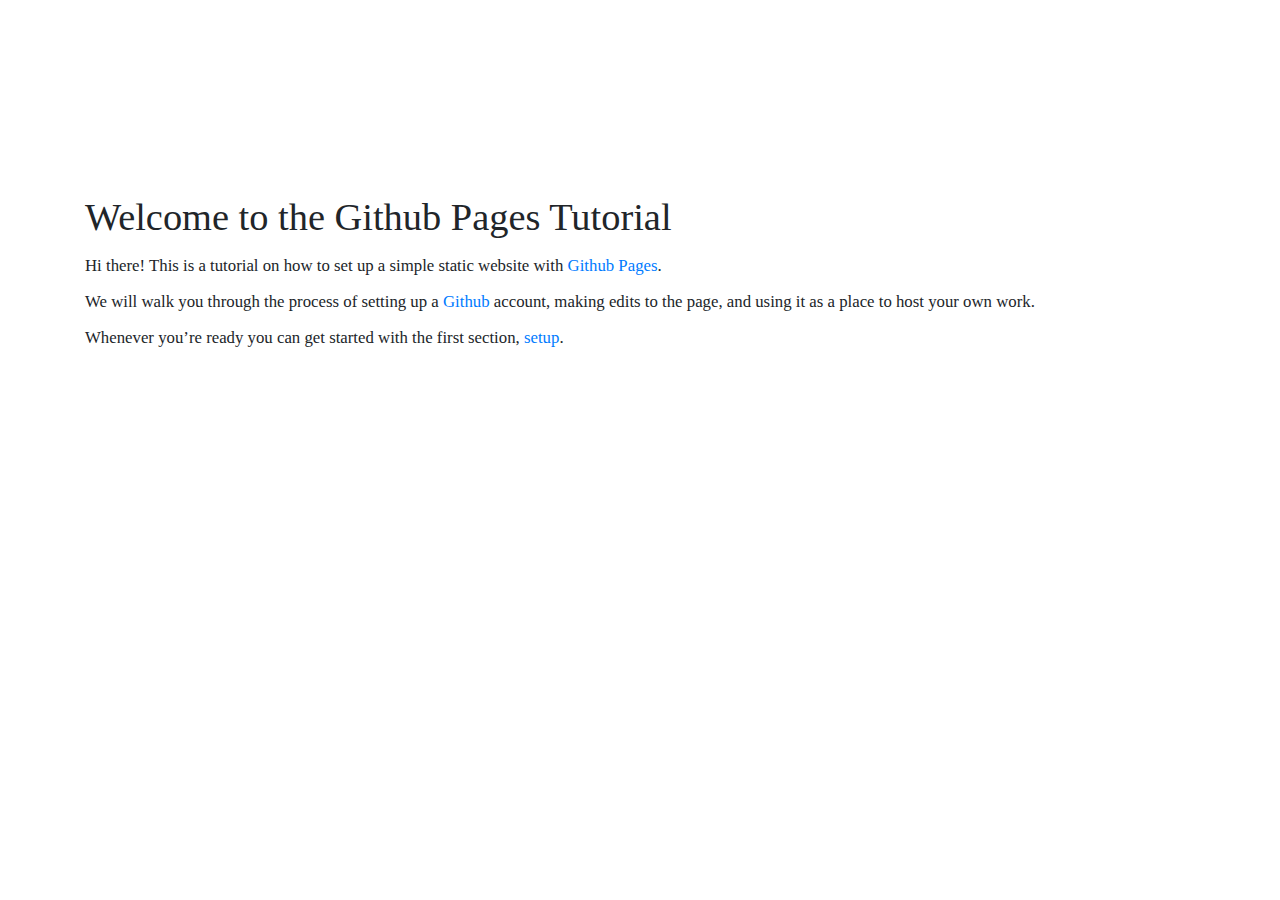
<file: index.html>
<!DOCTYPE html>
<html lang="en">


<!--The head contains metadata about our page and it's the place where we can load css files (for -->
<!--styling) and javascript files.-->
<head>

    <meta name="author" content="Stephan Risi">
    <meta charset="utf-8">
    <meta name="viewport" content="width=device-width, initial-scale=1, shrink-to-fit=no">

    <!-- Load JQuery and Bootstrap. They are javascript library that handle the layouting for us.-->
    <link rel="stylesheet" href="https://stackpath.bootstrapcdn.com/bootstrap/4.3.1/css/bootstrap.min.css" integrity="sha384-ggOyR0iXCbMQv3Xipma34MD+dH/1fQ784/j6cY/iJTQUOhcWr7x9JvoRxT2MZw1T" crossorigin="anonymous">
    <script src="https://code.jquery.com/jquery-3.4.1.min.js" integrity="sha256-CSXorXvZcTkaix6Yvo6HppcZGetbYMGWSFlBw8HfCJo=" crossorigin="anonymous"></script><script src="https://cdnjs.cloudflare.com/ajax/libs/popper.js/1.14.7/umd/popper.min.js" integrity="sha384-UO2eT0CpHqdSJQ6hJty5KVphtPhzWj9WO1clHTMGa3JDZwrnQq4sF86dIHNDz0W1" crossorigin="anonymous"></script>
    <script src="https://stackpath.bootstrapcdn.com/bootstrap/4.3.1/js/bootstrap.min.js" integrity="sha384-JjSmVgyd0p3pXB1rRibZUAYoIIy6OrQ6VrjIEaFf/nJGzIxFDsf4x0xIM+B07jRM" crossorigin="anonymous"></script>

    <!--Set the title for the page-->
    <title>Github Pages Tutorial</title>

    <!-- The nav bar remains the same for every page, so by defining it in only one file, we only
     need to edit it in one place when we make changes to it. -->
    <script> $(function(){$("#header").load("header.html");});</script>

    <!-- Import the css file, which defines how our website looks -->
    <link href="css/main.css" rel="stylesheet">

</head>


<!--We define the elements that we actually want to display in the body element-->
<body>

    <!--This element is a placeholder for the header with the navbar, which we load above-->
    <div id="header"></div>


    <!--<div> (for "division") are the main building blocks of our website. -->
    <!--Since we work with bootstrap, we need to work with their layout. -->
    <!--For a general introduction on their grid system, see https://getbootstrap.com/docs/4.0/layout/grid/-->


    <!--Here's the shortest summary: Every page requires a container-->
    <div class="container">

        <!--Each container can contain one or multiple horizontal rows-->
        <div class="row">

            <!--And each row can contain one or multiple vertical columns-->
            <div class="col">


                <!--And with that, we can finally display the meat of the website:-->

                <!--Here's the title-->
                <h1 id="welcome-to-the-github-pages-tutorial">Welcome to the Github Pages Tutorial</h1>

                <!--And here are the paragraps that follow it.-->
                <p>Hi there! This is a tutorial on how to set up a simple static website
                    with <a href="https://pages.github.com/">Github Pages</a>.</p>
                <p>We will walk you through the process of setting up a <a href="https://github.com">Github</a> account,
                    making edits to the page, and using it as a place to host your own work.</p>
                <p>Whenever you’re ready you can get started with the first section, <a href="setup.html">setup</a>.</p>

            </div>
        </div>
    </div>

</body>
</file>
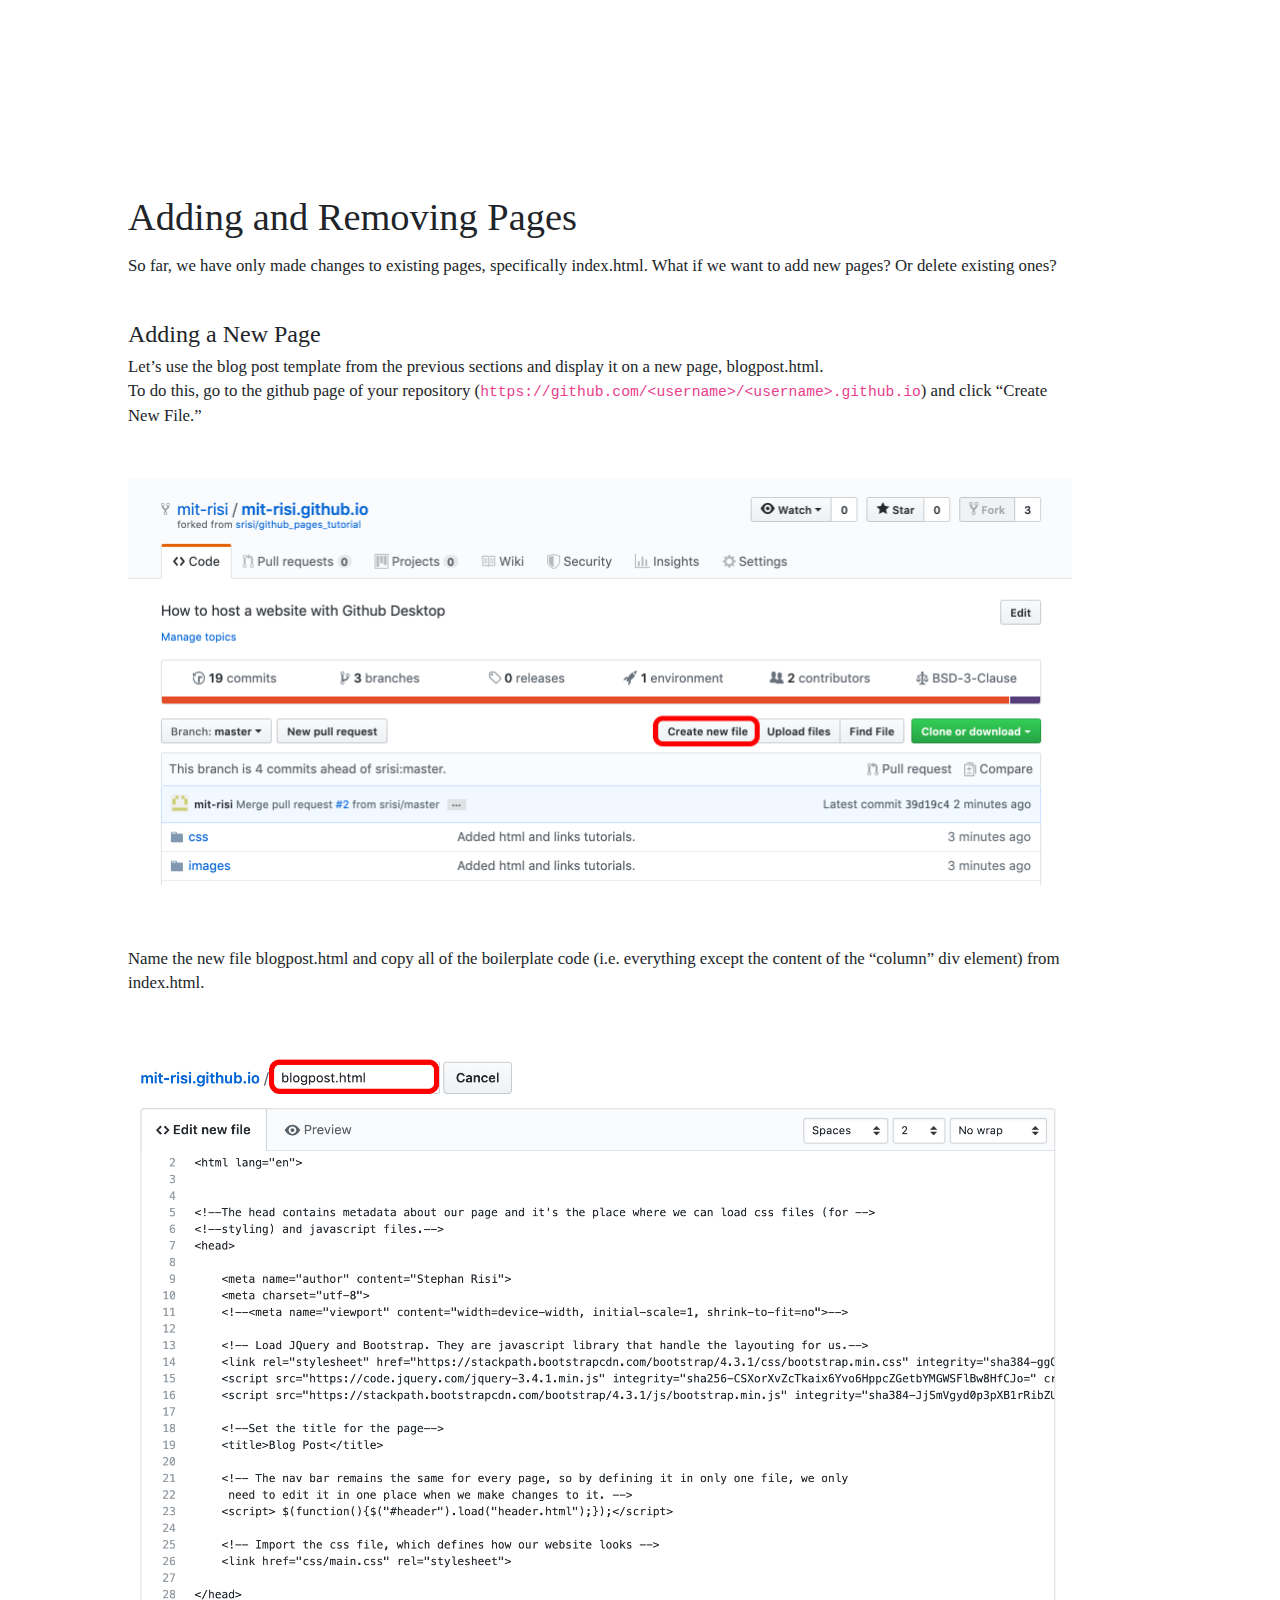
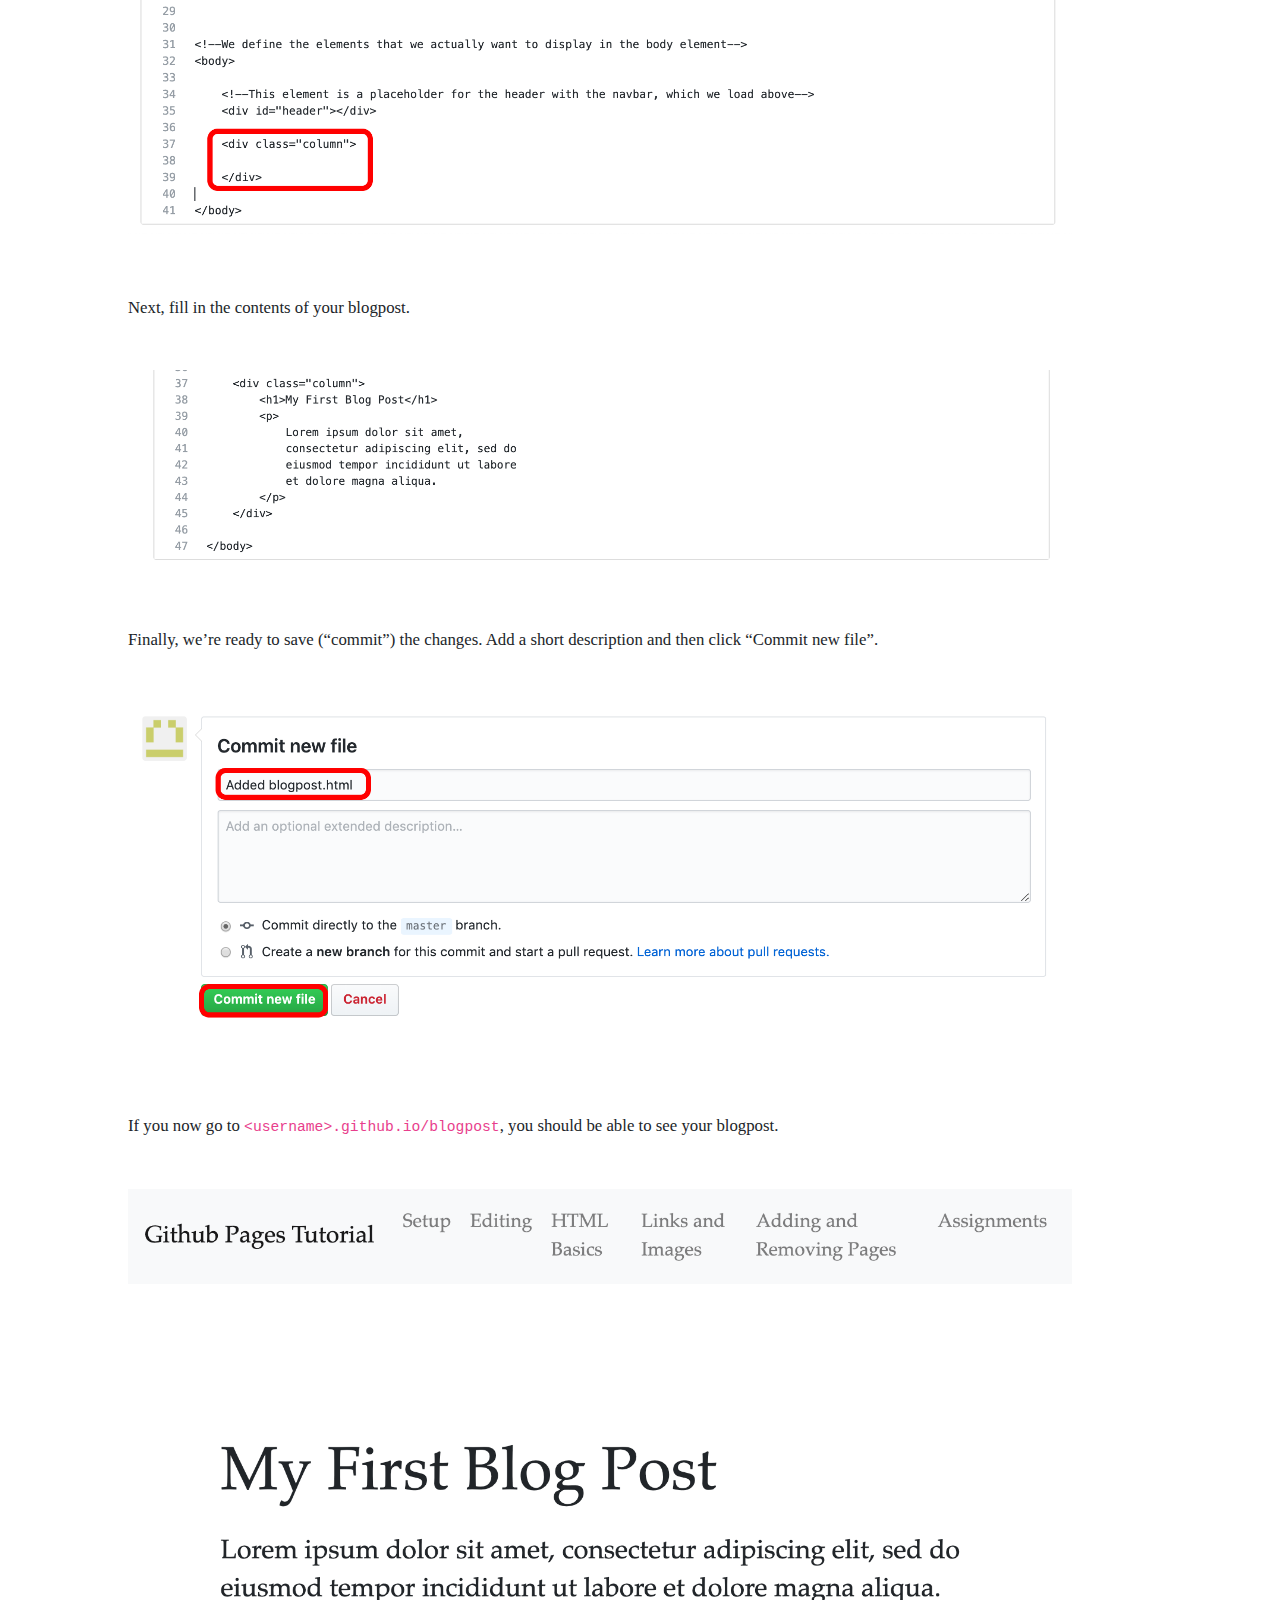
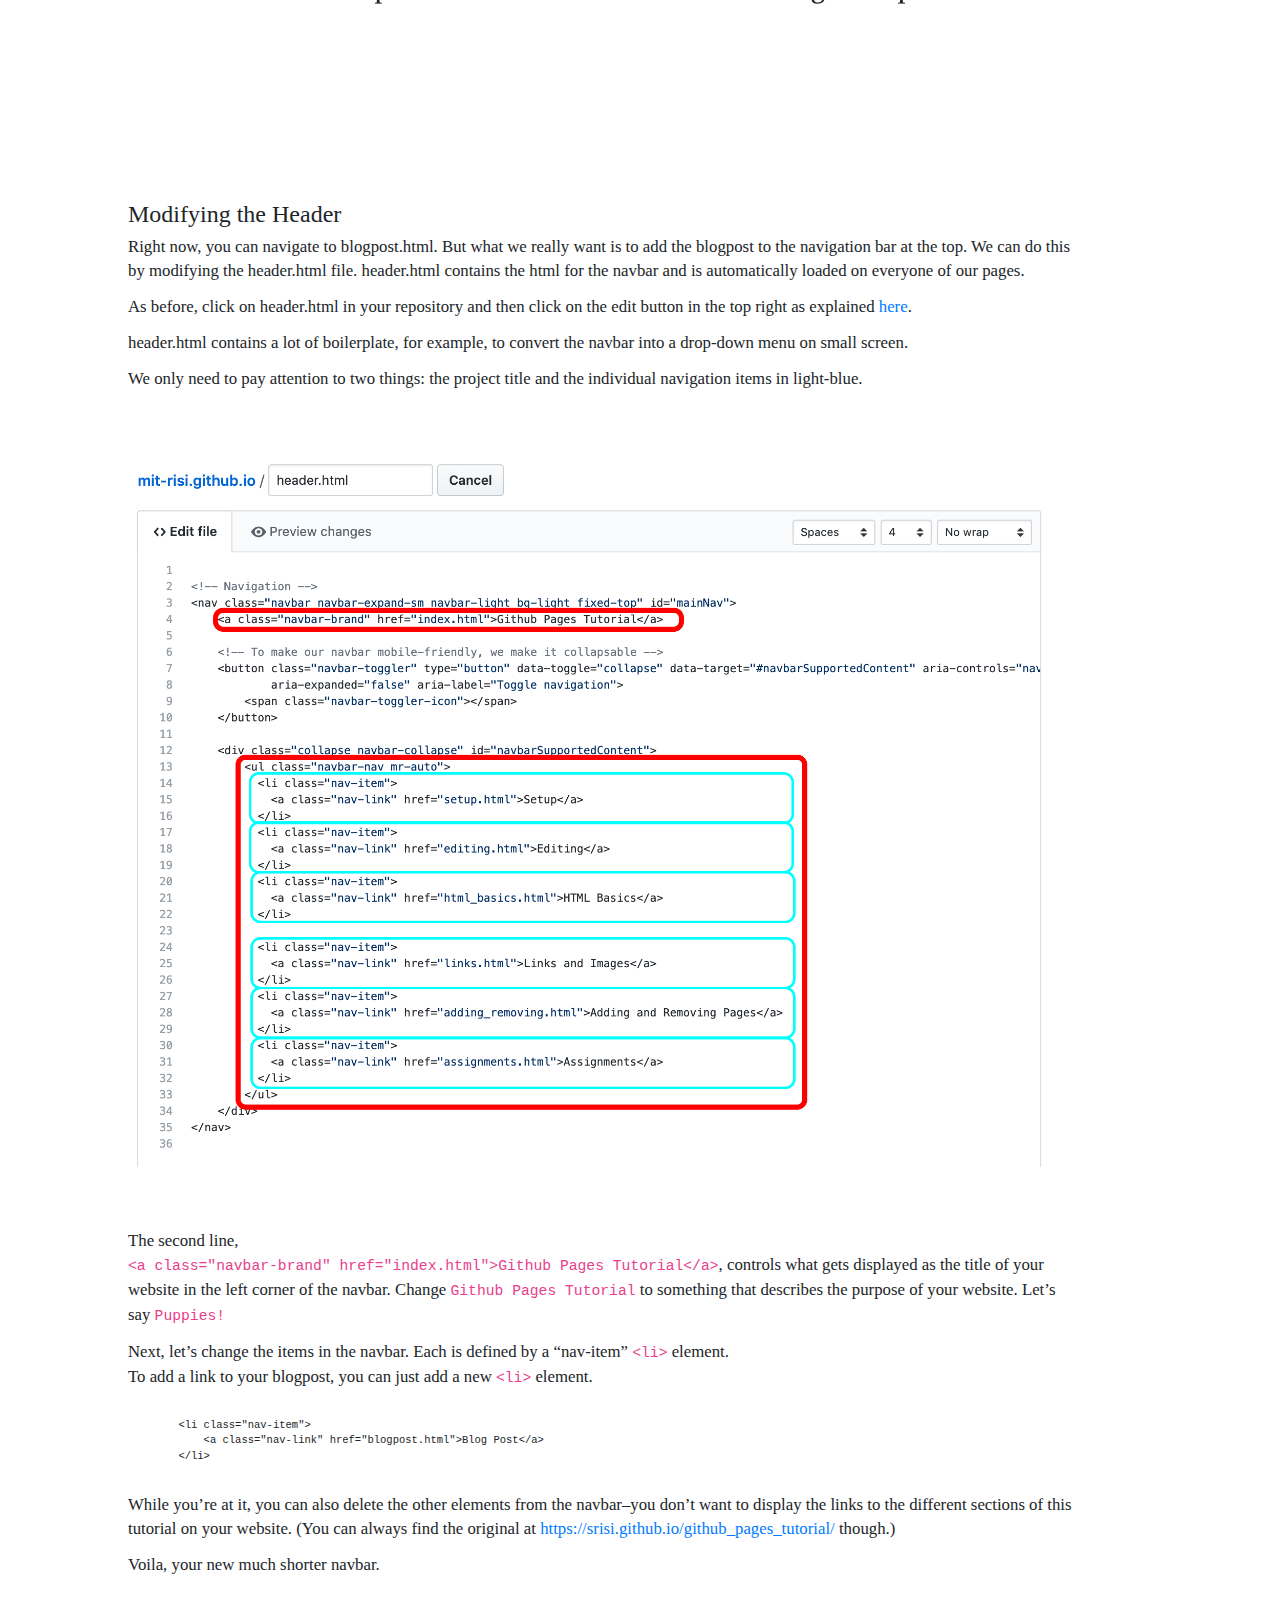
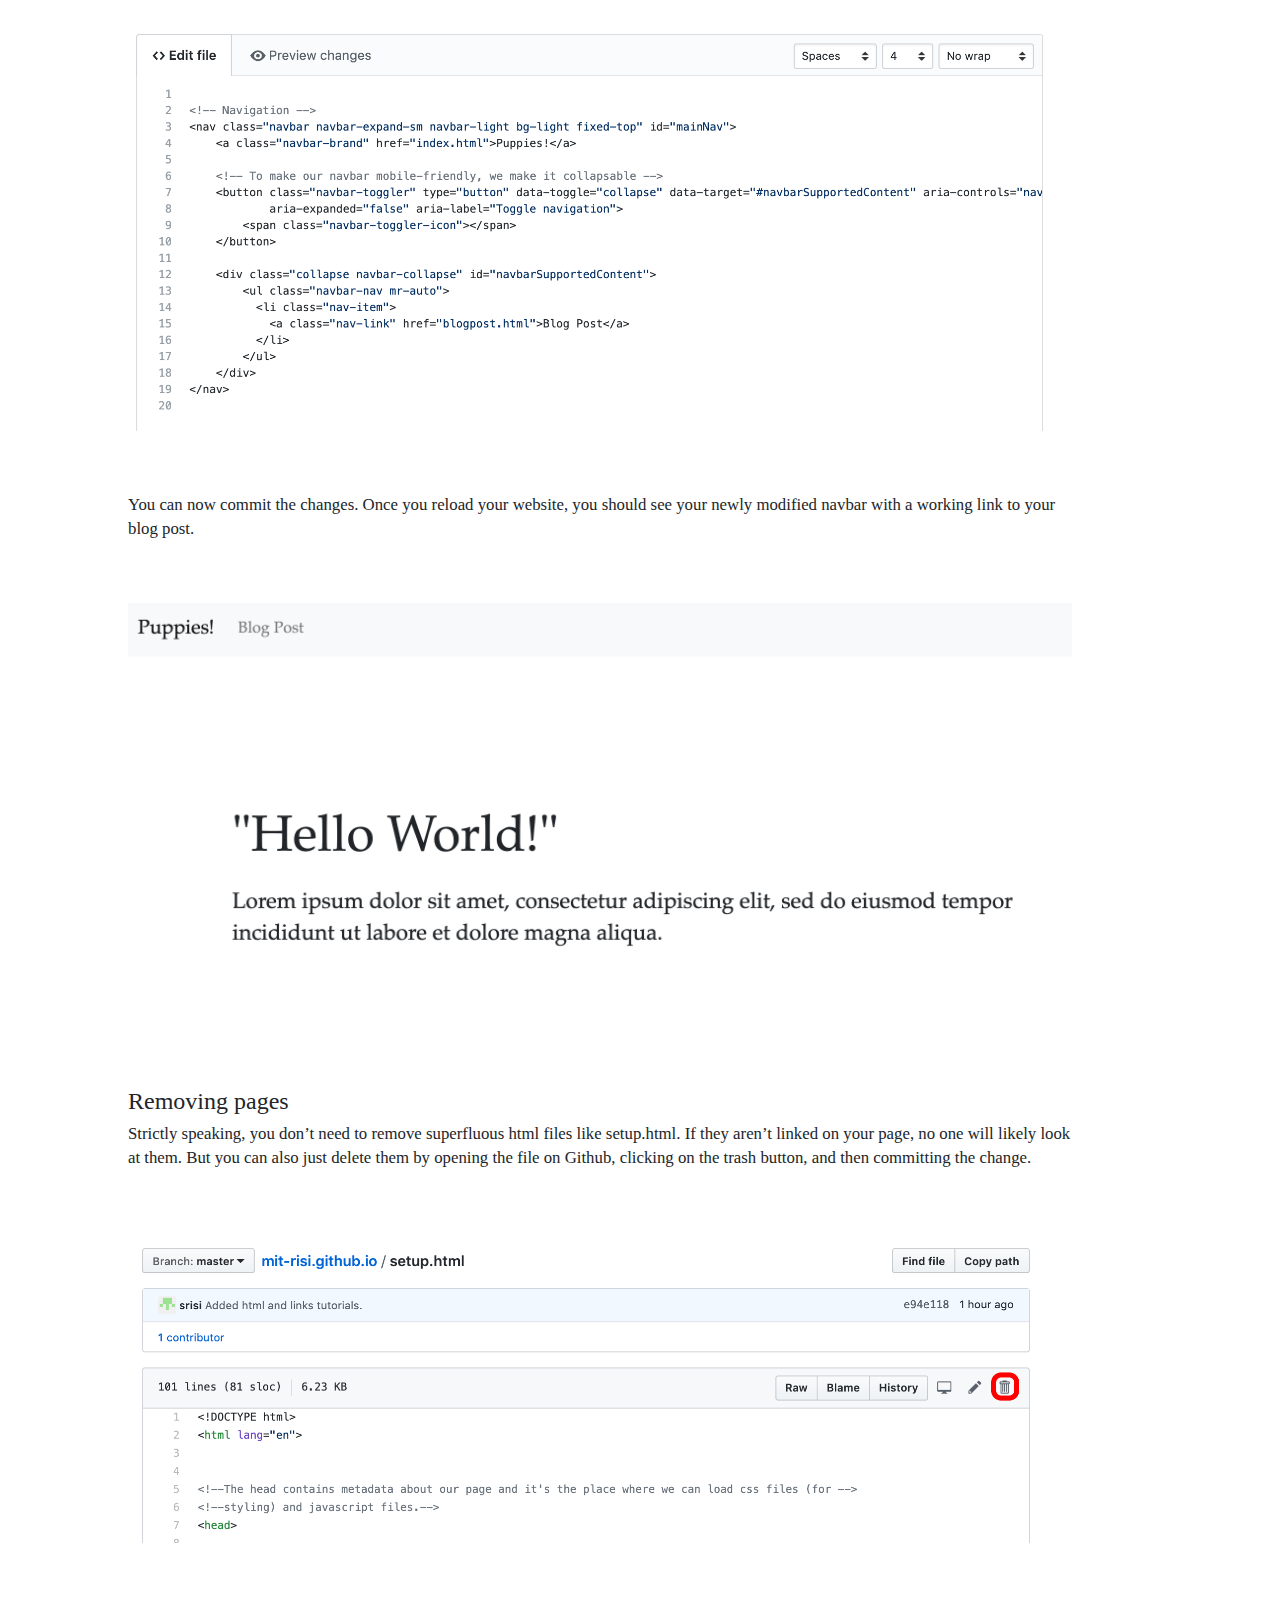
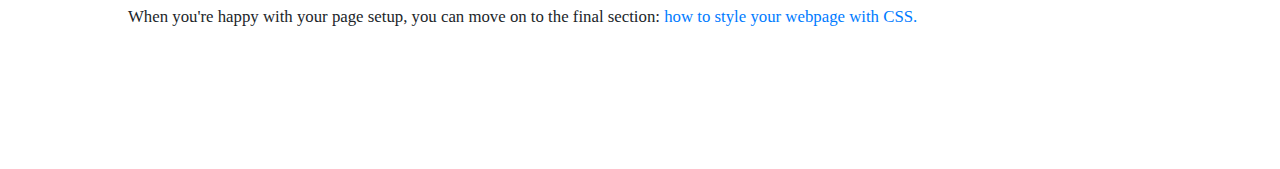
<file: adding_removing.html>
<!DOCTYPE html>
<html lang="en">


<!--The head contains metadata about our page and it's the place where we can load css files (for -->
<!--styling) and javascript files.-->
<head>

    <meta name="author" content="Stephan Risi">
    <meta charset="utf-8">
    <meta name="viewport" content="width=device-width, initial-scale=1, shrink-to-fit=no">

    <!-- Load JQuery and Bootstrap. They are javascript library that handle the layouting for us.-->
    <link rel="stylesheet" href="https://stackpath.bootstrapcdn.com/bootstrap/4.3.1/css/bootstrap.min.css" integrity="sha384-ggOyR0iXCbMQv3Xipma34MD+dH/1fQ784/j6cY/iJTQUOhcWr7x9JvoRxT2MZw1T" crossorigin="anonymous">
    <script src="https://code.jquery.com/jquery-3.4.1.min.js" integrity="sha256-CSXorXvZcTkaix6Yvo6HppcZGetbYMGWSFlBw8HfCJo=" crossorigin="anonymous"></script>
    <script src="https://cdnjs.cloudflare.com/ajax/libs/popper.js/1.14.7/umd/popper.min.js" integrity="sha384-UO2eT0CpHqdSJQ6hJty5KVphtPhzWj9WO1clHTMGa3JDZwrnQq4sF86dIHNDz0W1" crossorigin="anonymous"></script>
    <script src="https://stackpath.bootstrapcdn.com/bootstrap/4.3.1/js/bootstrap.min.js" integrity="sha384-JjSmVgyd0p3pXB1rRibZUAYoIIy6OrQ6VrjIEaFf/nJGzIxFDsf4x0xIM+B07jRM" crossorigin="anonymous"></script>

    <!-- The nav bar remains the same for every page, so by defining it in only one file, we only
     need to edit it in one place when we make changes to it. -->
    <script> $(function(){$("#header").load("header.html");});</script>

    <!-- Import the css file, which defines how our website looks -->
    <link href="css/main.css" rel="stylesheet">

    <!--Set the title for the page-->
    <title>HTML Basics</title>

</head>


<!--We define the elements that we actually want to display in the body element-->
<body>

    <!--This element is a placeholder for the header with the navbar, which we load above-->
    <div id="header"></div>

    <div class="column">

        <h1>Adding and Removing Pages</h1>
        <p>So far, we have only made changes to existing pages, specifically index.html. What if we want to add new pages? Or delete existing ones?</p>

        <h2>Adding a New Page</h2>
        <p>Let’s use the blog post template from the previous sections and display it on a new page, blogpost.html.<br>
        To do this, go to the github page of your repository (<code>https://github.com/&lt;username&gt;/&lt;username&gt;.github.io</code>) and click
            “Create New File.”<br>
        <img src="images/tutorials/adding_new_file.png" alt="Screenshot of the github repository page with &quot;Create New File&quot; button highlighted"></p>
        <p>Name the new file blogpost.html and copy all of the boilerplate code (i.e. everything except the content of the “column” div element) from index.html.<br>
        <img src="images/tutorials/adding_boilerplate.png" alt="Screenshot of the new blogpost.html with all the boilerplate code from index.html"></p>
        <p>Next, fill in the contents of your blogpost.<br>
        <img src="images/tutorials/adding_content.png" alt="Screenshot of blogpost.html with blog content added"></p>
        <p>Finally, we’re ready to save (“commit”) the changes. Add a short description and then click “Commit new file”.<br>
        <img src="images/tutorials/adding_commit.png" alt="Screenshot of github commit form"></p>
        <p>If you now go to <code>&lt;username&gt;.github.io/blogpost</code>, you should be able to see your blogpost.<br>
        <img src="images/tutorials/adding_blogpost_display.png" alt="Screenshot of rendered blogpost.html"></p>

        <h2>Modifying the Header</h2>
        <p>Right now, you can navigate to blogpost.html. But what we really want is to add the blogpost to the navigation bar at the top.
        We can do this by modifying the header.html file. header.html contains the html for the navbar and is automatically loaded on everyone of our pages.</p>
        <p>As before, click on header.html in your repository and then click on the edit button in the top right as explained <a href="editing.html">here</a>.</p>
        <p>header.html contains a lot of boilerplate, for example, to convert the navbar into a drop-down menu on small screen.</p>
        <p>We only need to pay attention to two things: the project title and the individual navigation items in light-blue.</p>
        <p><img src="images/tutorials/adding_header_overview.png" alt="Screenshot of header.html"></p>

        <p>The second line,<br>
        <code>&lt;a class="navbar-brand" href="index.html"&gt;Github Pages Tutorial&lt;/a&gt;</code>, controls what gets displayed as the title of
            your website in the left corner of the navbar. Change <code>Github Pages Tutorial</code> to something that describes the purpose of your
            website. Let’s say <code>Puppies!</code></p>
        <p>Next, let’s change the items in  the navbar. Each is defined by a “nav-item” <code>&lt;li&gt;</code> element.<br>
        To add a link to your blogpost, you can just add a new <code>&lt;li&gt;</code> element.</p>
        <pre><code>
        &lt;li class="nav-item"&gt;
            &lt;a class="nav-link" href="blogpost.html"&gt;Blog Post&lt;/a&gt;
        &lt;/li&gt;
        </code></pre>
        <p>While you’re at it, you can also delete the other elements from the navbar–you don’t want to display the links to the different sections
            of this tutorial on your website. (You can always find the original at
            <a href="https://srisi.github.io/github_pages_tutorial/">https://srisi.github.io/github_pages_tutorial/</a> though.)</p>
        <p>Voila, your new much shorter navbar.<br>
        <img src="images/tutorials/adding_navbar_modified.png" alt="Screenshot of modified navbar code"></p>
        <p>You can now commit the changes. Once you reload your website, you should see your newly modified navbar with a working link to your blog post.</p>
        <p><img src="images/tutorials/adding_navbar_final.png" alt="Screenshot of webpage with modified navbar"></p>

        <h2>Removing pages</h2>
        <p>Strictly speaking, you don’t need to remove superfluous html files like setup.html. If they aren’t linked on your page, no one will likely
            look at them. But you can also just delete them by opening the file on Github, clicking on the trash button, and then committing the change.</p>

        <p><img src="images/tutorials/adding_delete.png" alt="Screenshot of setup.html with highlighted trash button"></p>

        <p>When you're happy with your page setup, you can move on to the final section:
        <a href="styling.html">how to style your webpage with CSS.</a></p>
    </div>

</body>
</file>
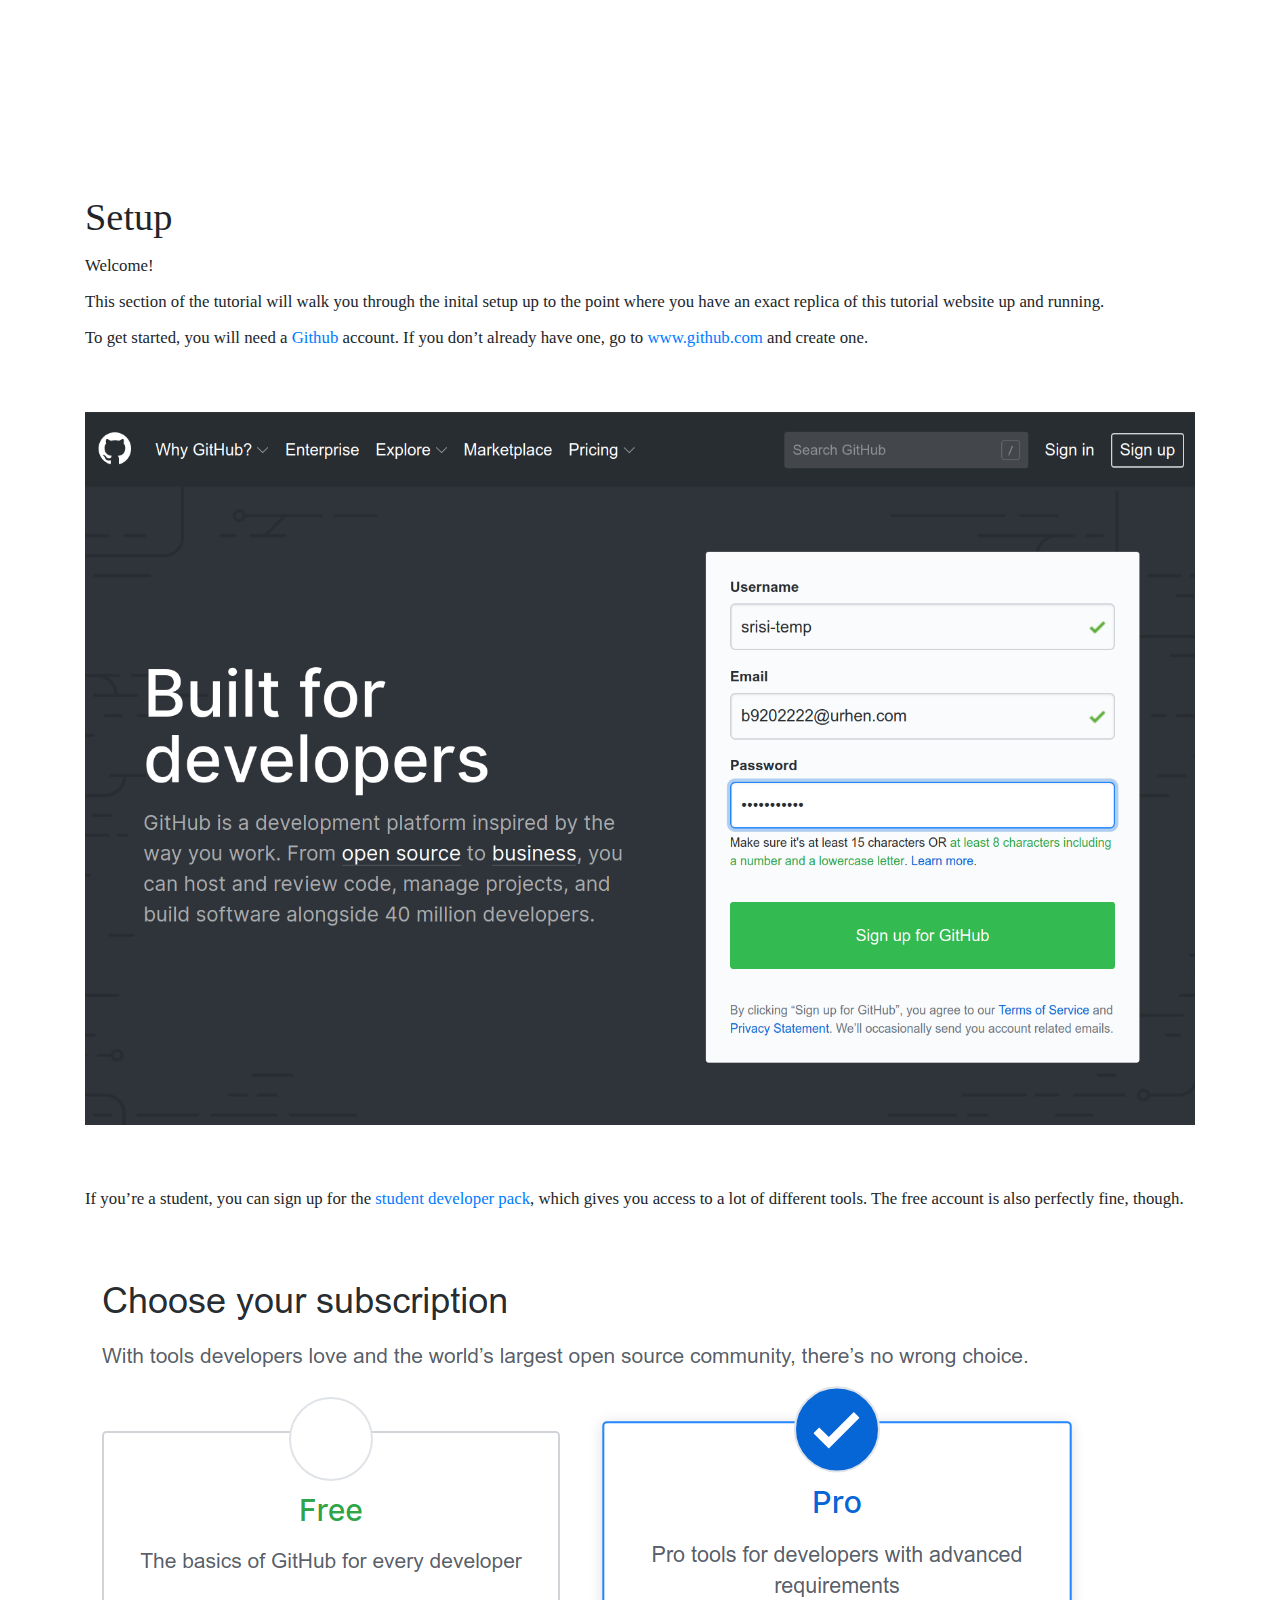
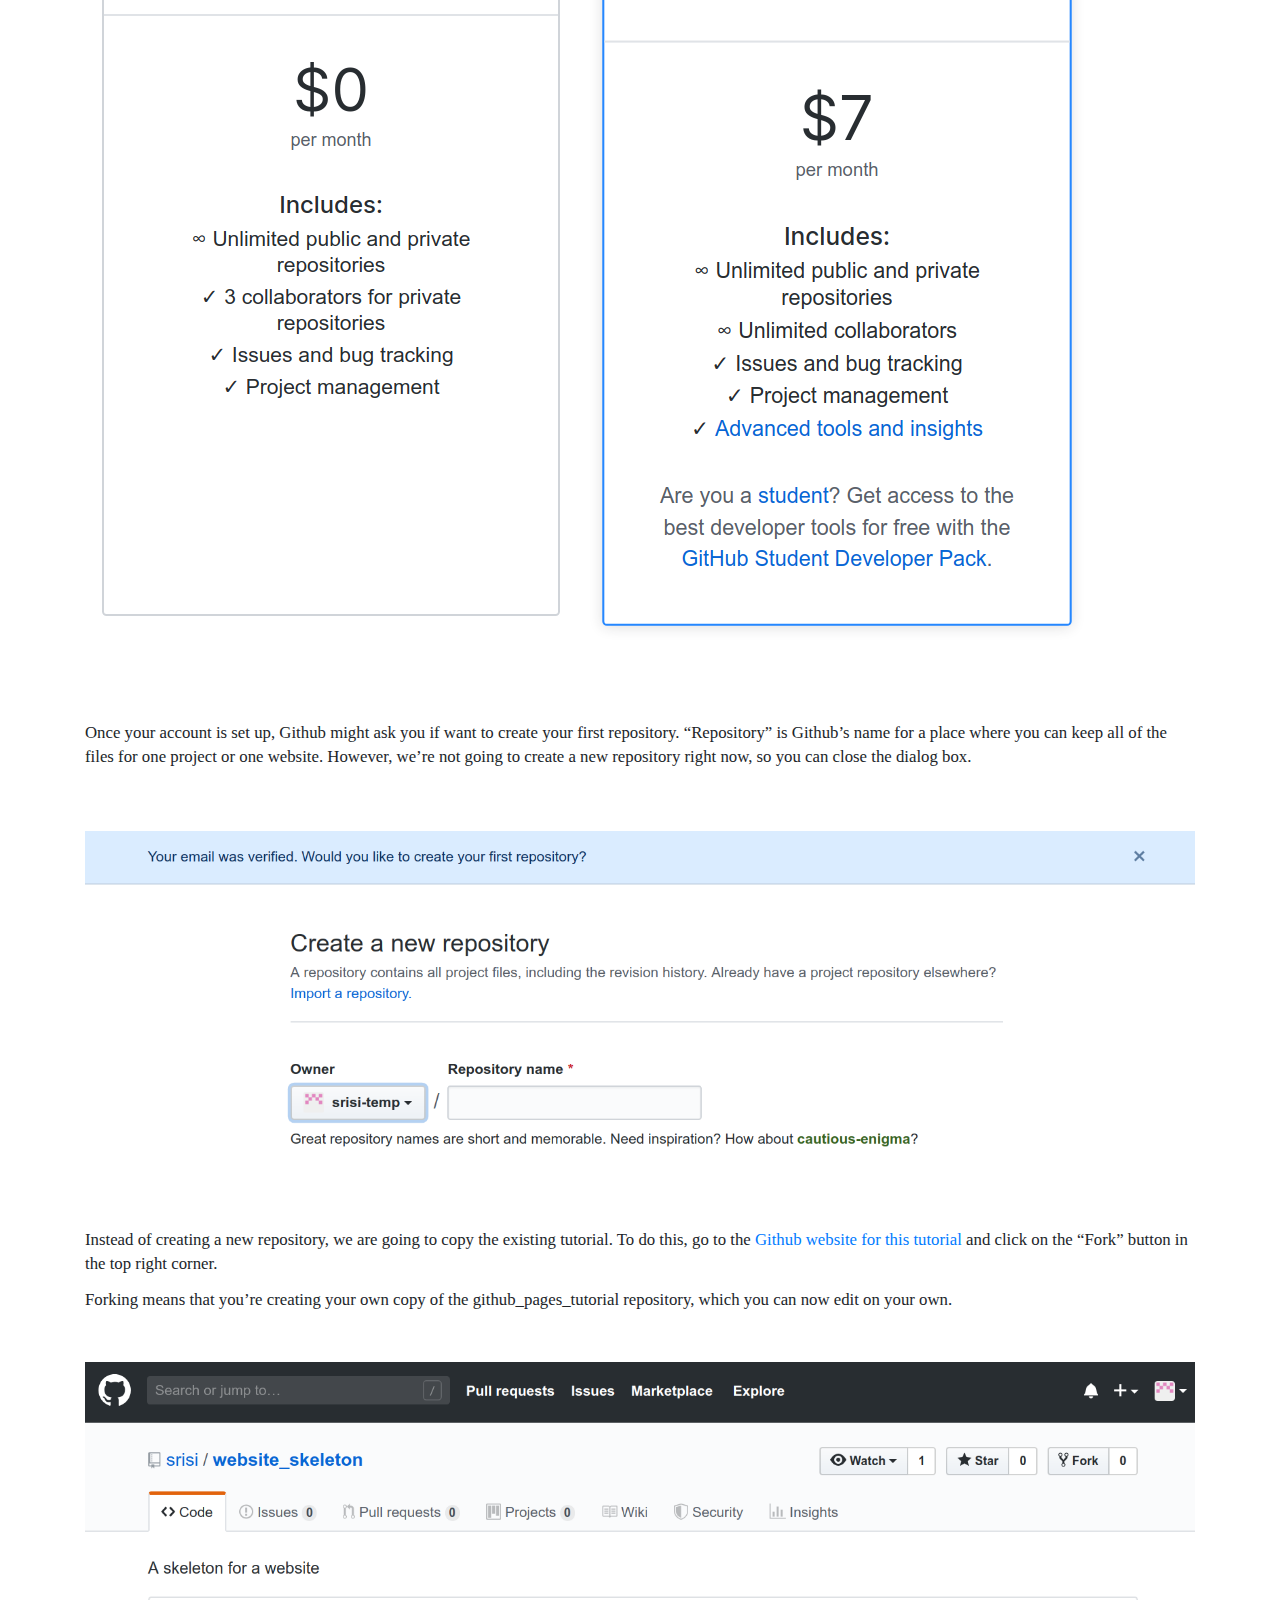
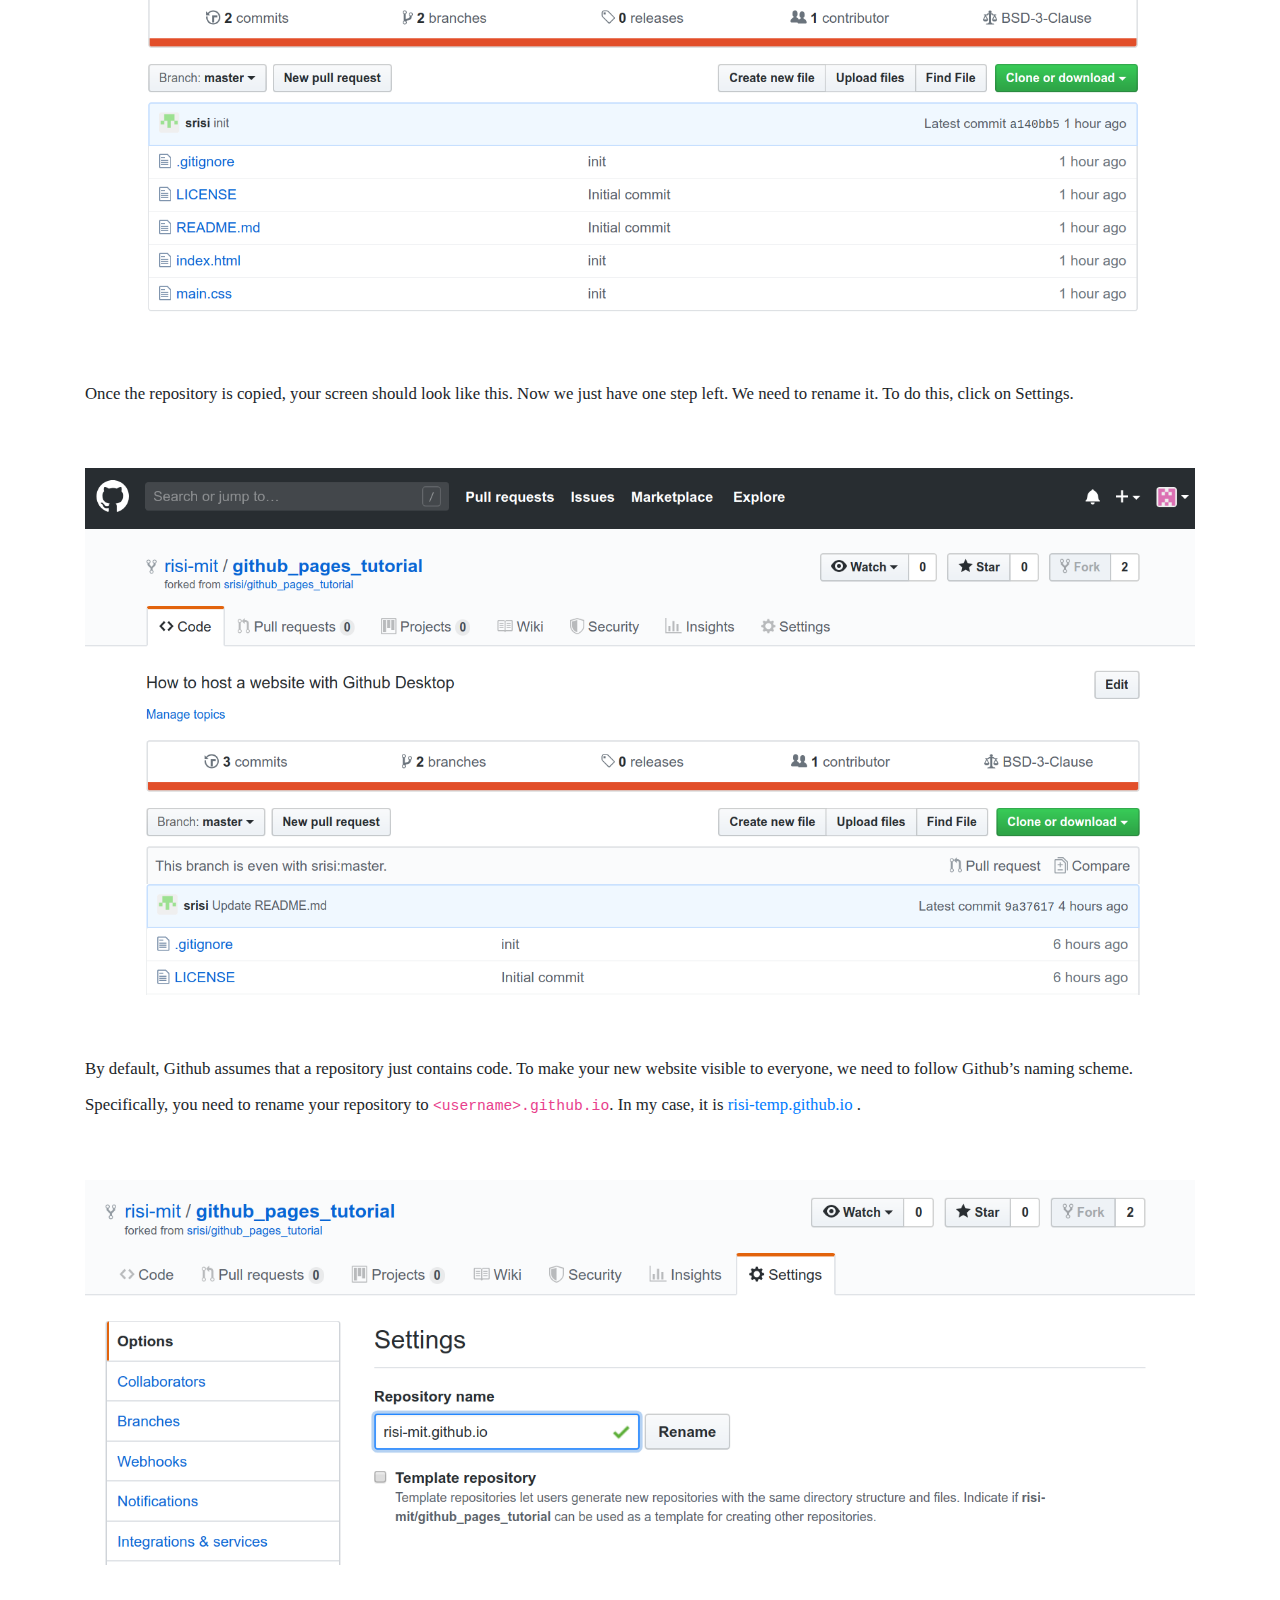
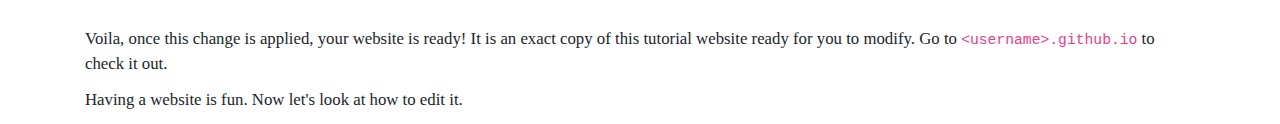
<file: editing.html>
<!DOCTYPE html>
<html lang="en">


<!--The head contains metadata about our page and it's the place where we can load css files (for -->
<!--styling) and javascript files.-->
<head>

    <meta name="author" content="Stephan Risi">
    <meta charset="utf-8">
    <meta name="viewport" content="width=device-width, initial-scale=1, shrink-to-fit=no">

    <!-- Load JQuery and Bootstrap. They are javascript library that handle the layouting for us.-->
    <link rel="stylesheet" href="https://stackpath.bootstrapcdn.com/bootstrap/4.3.1/css/bootstrap.min.css" integrity="sha384-ggOyR0iXCbMQv3Xipma34MD+dH/1fQ784/j6cY/iJTQUOhcWr7x9JvoRxT2MZw1T" crossorigin="anonymous">
    <script src="https://code.jquery.com/jquery-3.4.1.min.js" integrity="sha256-CSXorXvZcTkaix6Yvo6HppcZGetbYMGWSFlBw8HfCJo=" crossorigin="anonymous"></script><script src="https://cdnjs.cloudflare.com/ajax/libs/popper.js/1.14.7/umd/popper.min.js" integrity="sha384-UO2eT0CpHqdSJQ6hJty5KVphtPhzWj9WO1clHTMGa3JDZwrnQq4sF86dIHNDz0W1" crossorigin="anonymous"></script>
    <script src="https://stackpath.bootstrapcdn.com/bootstrap/4.3.1/js/bootstrap.min.js" integrity="sha384-JjSmVgyd0p3pXB1rRibZUAYoIIy6OrQ6VrjIEaFf/nJGzIxFDsf4x0xIM+B07jRM" crossorigin="anonymous"></script>

    <!--Set the title for the page-->
    <title>Github Pages Tutorial</title>

    <!-- The nav bar remains the same for every page, so by defining it in only one file, we only
     need to edit it in one place when we make changes to it. -->
    <script> $(function(){$("#header").load("header.html");});</script>

    <!-- Import the css file, which defines how our website looks -->
    <link href="css/main.css" rel="stylesheet">

</head>


<!--We define the elements that we actually want to display in the body element-->
<body>

    <!--This element is a placeholder for the header with the navbar, which we load above-->
    <div id="header"></div>


    <!--<div> (for "division") are the main building blocks of our website. -->
    <!--Since we work with bootstrap, we need to work with their layout. -->
    <!--For a general introduction on their grid system, see https://getbootstrap.com/docs/4.0/layout/grid/-->


    <!--Here's the shortest summary: Every page requires a container-->
    <div class="container">

        <!--Each container can contain one or multiple horizontal rows-->
        <div class="row">

            <!--And each row can contain one or multiple vertical columns-->
            <div class="col">


                <h1 id="setup">Setup</h1>
                <p>Welcome!</p>
                <p>This section of the tutorial will walk you through the inital setup up to the point
                    where you have an exact replica of this tutorial website up and running.</p>
                <p>To get started, you will need a <a href="https://www.github.com">Github</a> account. If you
                    don’t already have one, go to <a href="https://www.github.com">www.github.com</a> and create one.</p>
                <p><img class='img' src="images/setup_account_creation.png" alt="Github Account Creation"></p>
                <p>If you’re a student, you can sign up for the  <a href="https://education.github.com/pack">student developer pack</a>,
                which gives you access to a lot of different tools. The free account is also perfectly fine, though.</p>
                <p><img src="images/setup_account_selection.png"
                        alt="Github Account Selection"></p>
                <p>Once your account is set up, Github might ask you if want to create your first repository.
                “Repository” is Github’s name for a place where you can keep all of the files for one project
                or one website. However, we’re not going to create a new repository right now, so you can close
                the  dialog box.</p>
                <p><img src="images/setup_repo_creation.png" alt="Don't initialize a repo"></p>
                <p>Instead of creating a new repository, we are going to copy the existing tutorial. To do this, go to
                the <a href="https://github.com/srisi/github_pages_tutorial/">Github website for this tutorial</a> and click
                on the “Fork” button in the top right corner.</p>
                <p>Forking means that you’re creating your own copy of the github_pages_tutorial repository, which
                you can now edit on your own.
                <img src="images/setup_fork.png" alt="Github Pages Tutorial Website"></p>
                <p>Once the repository is copied, your screen should look like this. Now we just have one step left. We need to rename it.
                    To do this, click on Settings.</p>
                <p><img src="images/setup_repo_settings.png" alt="Forked github repo"></p>
                <p>By default, Github assumes that a repository just contains code. To make your new website visible
                to everyone, we need to follow Github’s naming scheme.</p>
                <p>Specifically, you need to rename your repository to <code>&lt;username&gt;.github.io</code>. In my case, it is
                <a href="http://risi-temp.github.io">risi-temp.github.io</a> .</p>
                <p><img src="images/setup_forked_website.png" alt="Github Forked Website"></p>
                <p>Voila, once this change is applied, your website is ready! It is an exact copy of this tutorial
                website ready for you to modify. Go to <code>&lt;username&gt;.github.io</code> to check it out.</p>

                <p></p>
                <p>Having a website is fun. Now let's look at how to edit it.</p>

            </div>
        </div>
    </div>

</body>
</file>
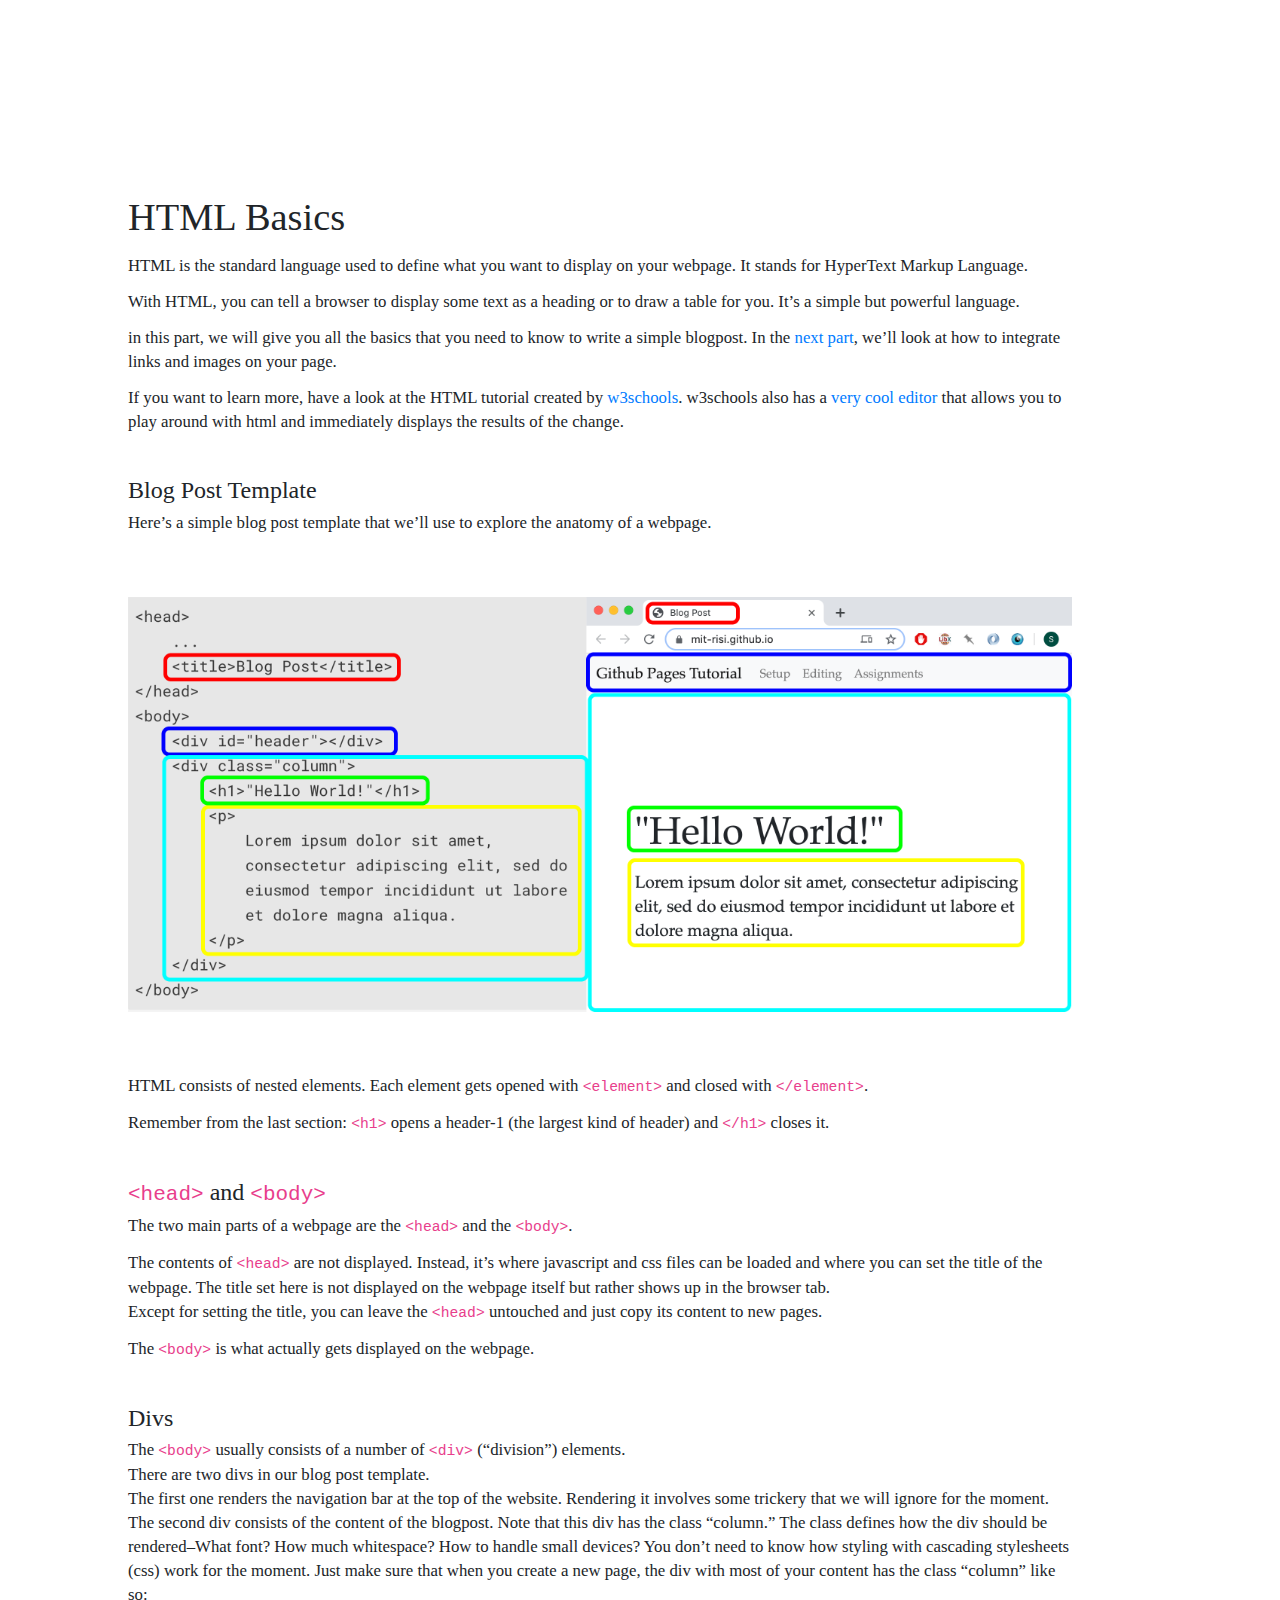
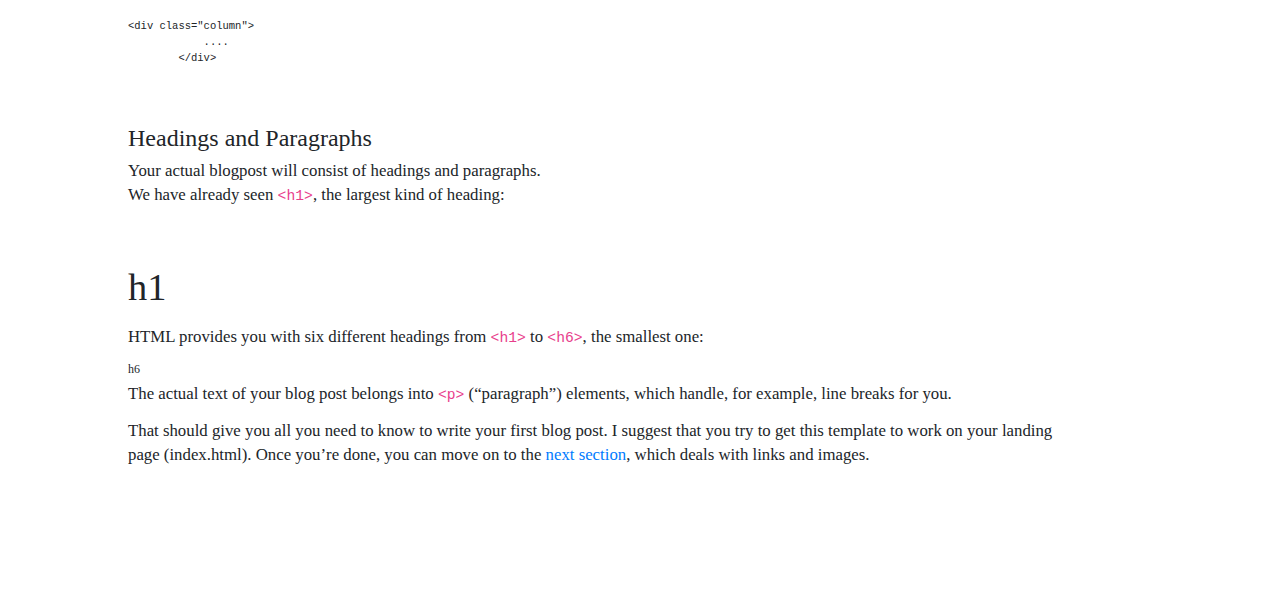
<file: html_basics.html>
<!DOCTYPE html>
<html lang="en">


<!--The head contains metadata about our page and it's the place where we can load css files (for -->
<!--styling) and javascript files.-->
<head>

    <meta name="author" content="Stephan Risi">
    <meta charset="utf-8">
    <meta name="viewport" content="width=device-width, initial-scale=1, shrink-to-fit=no">

    <!-- Load JQuery and Bootstrap. They are javascript library that handle the layouting for us.-->
    <link rel="stylesheet" href="https://stackpath.bootstrapcdn.com/bootstrap/4.3.1/css/bootstrap.min.css" integrity="sha384-ggOyR0iXCbMQv3Xipma34MD+dH/1fQ784/j6cY/iJTQUOhcWr7x9JvoRxT2MZw1T" crossorigin="anonymous">
    <script src="https://code.jquery.com/jquery-3.4.1.min.js" integrity="sha256-CSXorXvZcTkaix6Yvo6HppcZGetbYMGWSFlBw8HfCJo=" crossorigin="anonymous"></script>
    <script src="https://cdnjs.cloudflare.com/ajax/libs/popper.js/1.14.7/umd/popper.min.js" integrity="sha384-UO2eT0CpHqdSJQ6hJty5KVphtPhzWj9WO1clHTMGa3JDZwrnQq4sF86dIHNDz0W1" crossorigin="anonymous"></script>
    <script src="https://stackpath.bootstrapcdn.com/bootstrap/4.3.1/js/bootstrap.min.js" integrity="sha384-JjSmVgyd0p3pXB1rRibZUAYoIIy6OrQ6VrjIEaFf/nJGzIxFDsf4x0xIM+B07jRM" crossorigin="anonymous"></script>

    <!-- The nav bar remains the same for every page, so by defining it in only one file, we only
     need to edit it in one place when we make changes to it. -->
    <script> $(function(){$("#header").load("header.html");});</script>

    <!-- Import the css file, which defines how our website looks -->
    <link href="css/main.css" rel="stylesheet">

    <!--Set the title for the page-->
    <title>HTML Basics</title>

</head>


<!--We define the elements that we actually want to display in the body element-->
<body>

    <!--This element is a placeholder for the header with the navbar, which we load above-->
    <div id="header"></div>

    <div class="column">

        <h1>HTML Basics</h1>
        <p>HTML is the standard language used to define what you want to display on your webpage. It stands for HyperText Markup Language.</p>
        <p>With HTML, you can tell a browser to display some text as a heading or to draw a table for you. It’s a simple but powerful language.</p>
        <p>in this part, we will give you all the basics that you need to know to write a simple blogpost. In the <a href="links.html">next part</a>,
            we’ll look at how to integrate links and images on your page.</p>
        <p>If you want to learn more, have a look at the HTML tutorial created by <a href="https://www.w3schools.com/html/default.asp">w3schools</a>.
            w3schools also has a <a href="https://www.w3schools.com/html/tryit.asp?filename=tryhtml_default">very cool editor</a> that allows you to
            play around with html and immediately displays the results of the change.</p>

        <h2>Blog Post Template</h2>
        <p>Here’s a simple blog post template that we’ll use to explore the anatomy of a webpage.</p>
        <p><img src="images/tutorials/basic_html_layout.png" alt="HTML Code and rendered version of a blog post template"></p>

        <p>HTML consists of nested elements. Each element gets opened with <code>&lt;element&gt;</code> and closed with <code>&lt;/element&gt;</code>.</p>
        <p>Remember from the last section: <code>&lt;h1&gt;</code> opens a header-1 (the largest kind of header) and <code>&lt;/h1&gt;</code> closes it.</p>

        <h2><code>&lt;head&gt;</code> and <code>&lt;body&gt;</code></h2>
        <p>The two main parts of a webpage are the <code>&lt;head&gt;</code> and the <code>&lt;body&gt;</code>.</p>
        <p>The contents of <code>&lt;head&gt;</code> are not displayed. Instead, it’s where javascript and css files can be loaded and where you can set the title of the webpage. The title set here is not displayed on the webpage itself but rather shows up in the browser tab.<br>
        Except for setting the title, you can leave the <code>&lt;head&gt;</code> untouched and just copy its content to new pages.</p>
        <p>The <code>&lt;body&gt;</code> is what actually gets displayed on the webpage.</p>

        <h2>Divs</h2>
        <p>The <code>&lt;body&gt;</code> usually consists of a number of <code>&lt;div&gt;</code> (“division”) elements.<br>
        There are two divs in our blog post template.<br>
        The first one renders the navigation bar at the top of the website. Rendering it involves some trickery that we will ignore for the moment.<br>
        The second div consists of the content of the blogpost. Note that this div has the class “column.” The class defines how the div should be rendered–What font? How much whitespace? How to handle small devices? You don’t need to know how styling with cascading stylesheets (css) work for the moment. Just make sure that when you create a new page, the div with most of your content has the class “column” like so:</p>
        <pre><code>&lt;div class="column"&gt;
            ....
        &lt;/div&gt;
        </code></pre>

        <h2>Headings and Paragraphs</h2>
        <p>Your actual blogpost will consist of headings and paragraphs.<br>
        We have already seen <code>&lt;h1&gt;</code>, the largest kind of heading:</p>
        <h1>h1</h1>
        <p>HTML provides you with six different headings from <code>&lt;h1&gt;</code> to <code>&lt;h6&gt;</code>, the smallest one:</p>
        <h6>h6</h6>
        <p>The actual text of your blog post belongs into <code>&lt;p&gt;</code> (“paragraph”) elements, which handle, for example, line breaks for you.</p>
        <p>That should give you all you need to know to write your first blog post. I suggest that you try to get this template to work on your
            landing page (index.html). Once you’re done, you can move on to the <a href="links.html">next section</a>, which deals with links and images.</p>

    </div>

</body>
</file>
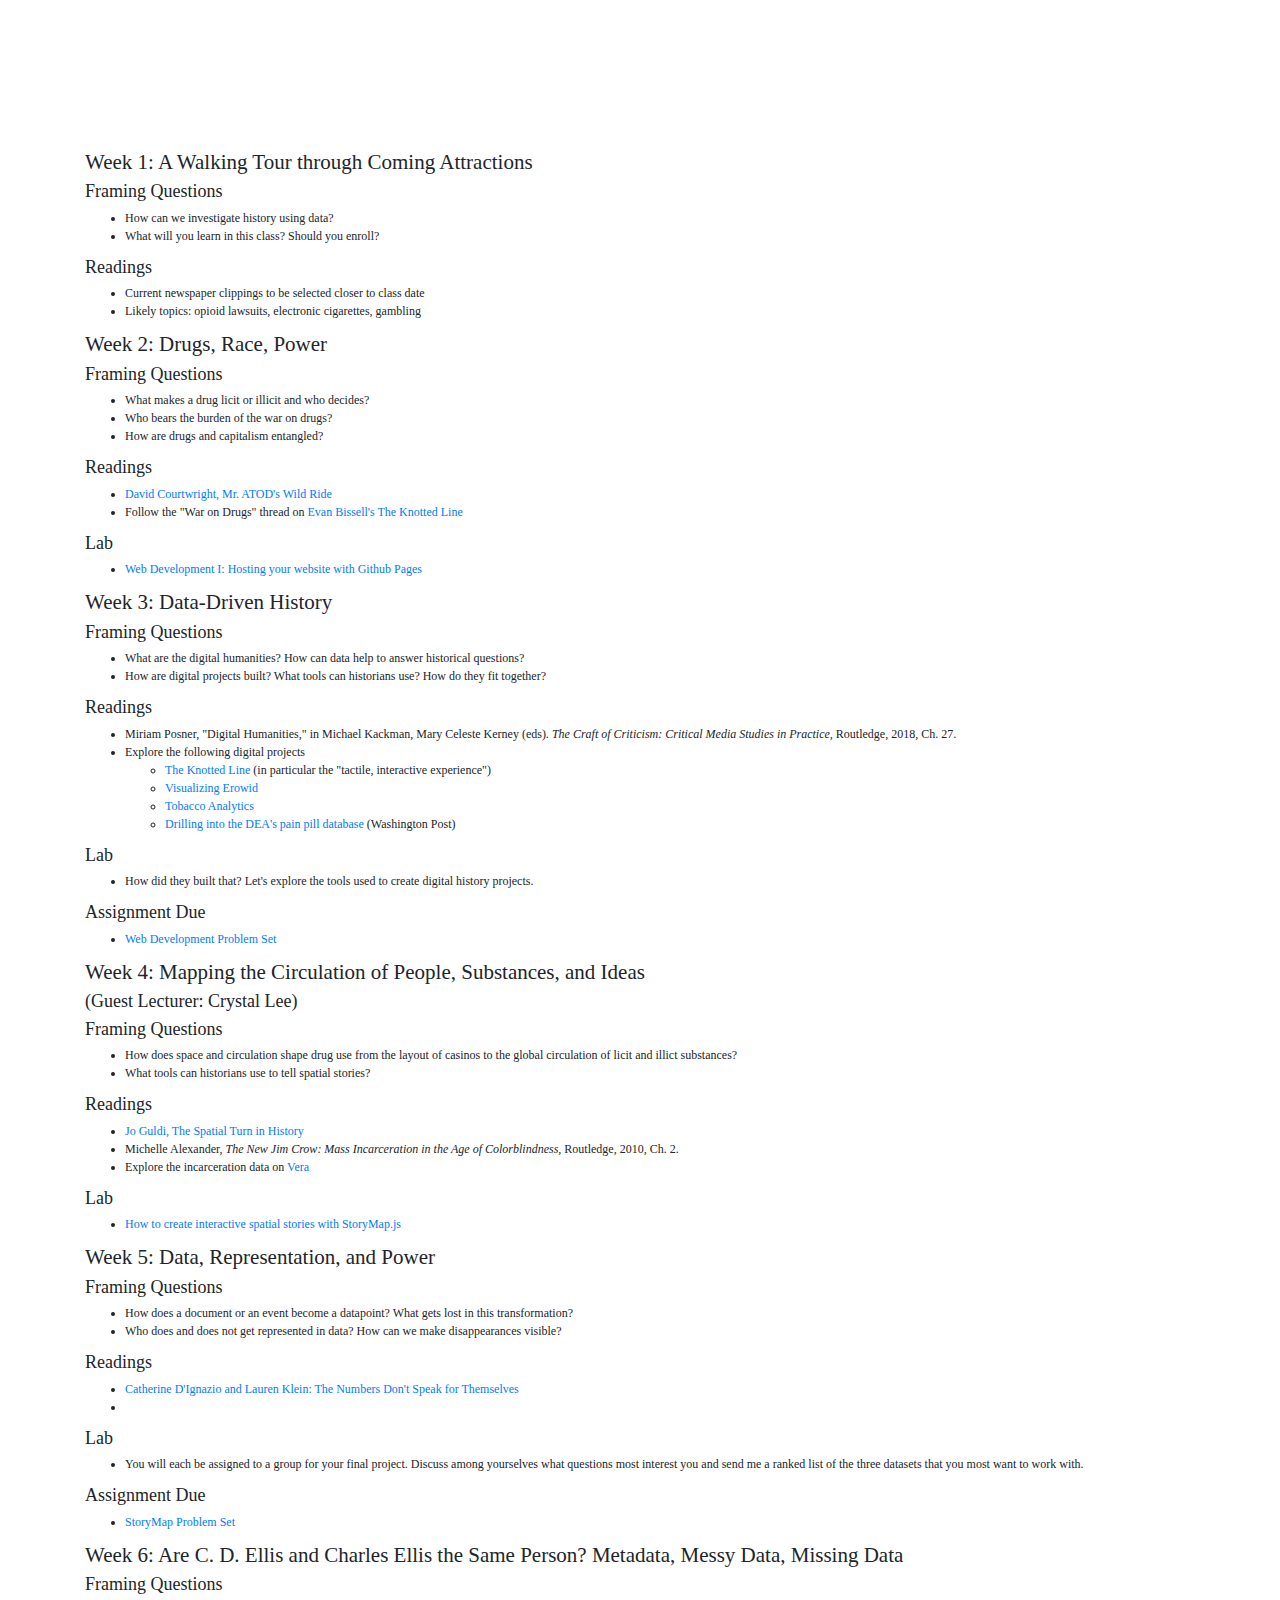
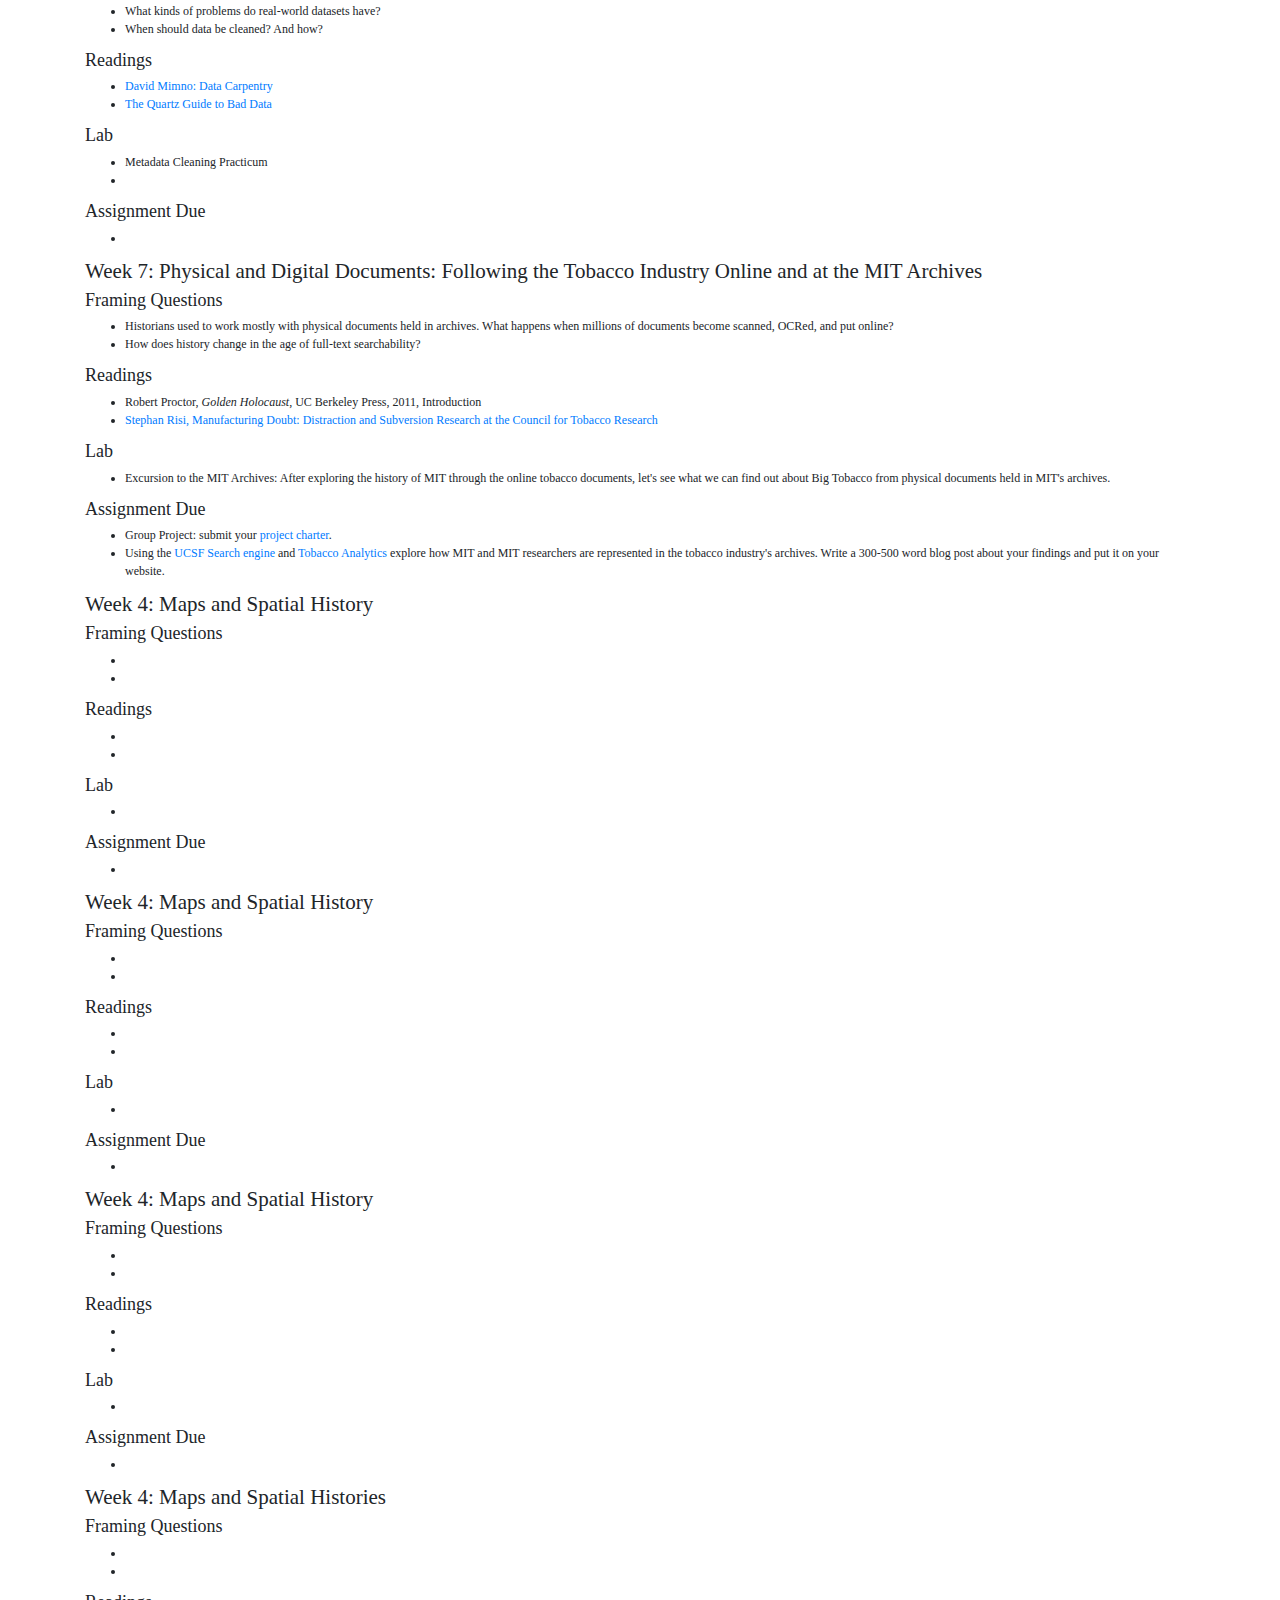
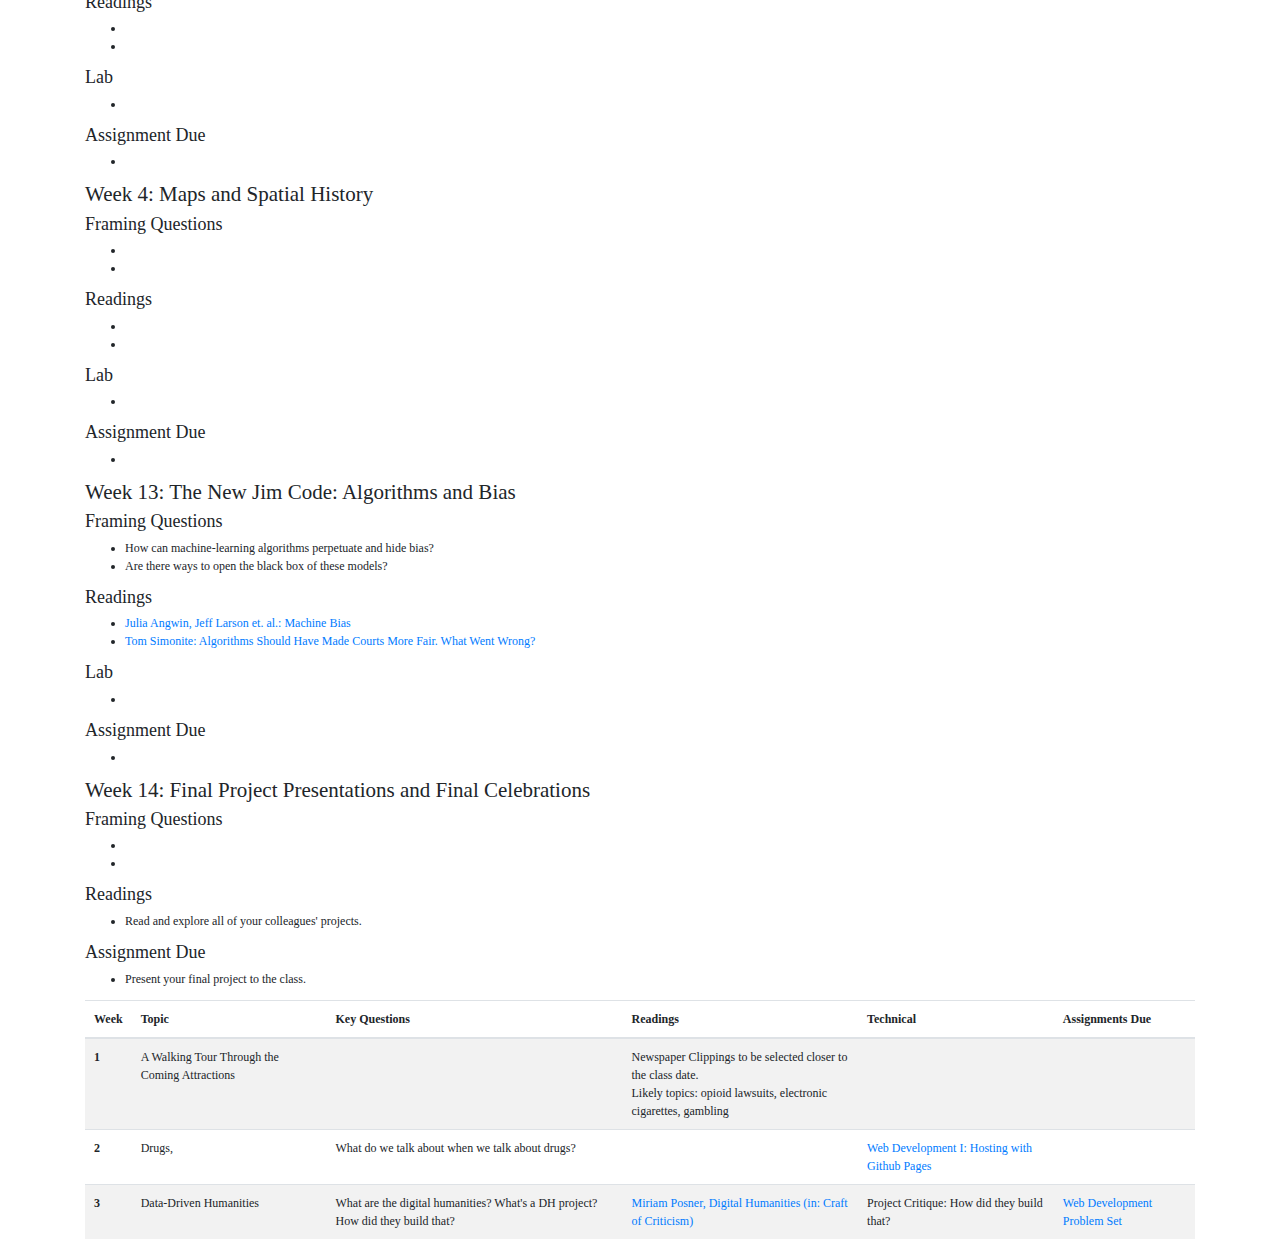
<file: schedule.html>
<!DOCTYPE html>
<html lang="en">


<!--The head contains metadata about our page and it's the place where we can load css files (for -->
<!--styling) and javascript files.-->
<head>

    <meta name="author" content="Stephan Risi">
    <meta charset="utf-8">
    <!--<meta name="viewport" content="width=device-width, initial-scale=1, shrink-to-fit=no">-->

    <!-- Load JQuery and Bootstrap. They are javascript library that handle the layouting for us.-->
    <link rel="stylesheet" href="https://stackpath.bootstrapcdn.com/bootstrap/4.3.1/css/bootstrap.min.css" integrity="sha384-ggOyR0iXCbMQv3Xipma34MD+dH/1fQ784/j6cY/iJTQUOhcWr7x9JvoRxT2MZw1T" crossorigin="anonymous">
    <script src="https://code.jquery.com/jquery-3.4.1.min.js" integrity="sha256-CSXorXvZcTkaix6Yvo6HppcZGetbYMGWSFlBw8HfCJo=" crossorigin="anonymous"></script><script src="https://cdnjs.cloudflare.com/ajax/libs/popper.js/1.14.7/umd/popper.min.js" integrity="sha384-UO2eT0CpHqdSJQ6hJty5KVphtPhzWj9WO1clHTMGa3JDZwrnQq4sF86dIHNDz0W1" crossorigin="anonymous"></script>
    <script src="https://stackpath.bootstrapcdn.com/bootstrap/4.3.1/js/bootstrap.min.js" integrity="sha384-JjSmVgyd0p3pXB1rRibZUAYoIIy6OrQ6VrjIEaFf/nJGzIxFDsf4x0xIM+B07jRM" crossorigin="anonymous"></script>

    <title>Digital History Schedule</title>

    <script> $(function(){$("#header").load("header.html");});</script>

    <link href="css/main.css" rel="stylesheet">

</head>


<body>

<div id="header"></div>


<div class="container">
    <div class="row">
        <div class="col-12">

            <div class="schedule_week">
                <h3>Week 1: A Walking Tour through Coming Attractions</h3>

                <h4>Framing Questions</h4>
                <ul>
                    <li>How can we investigate history using data?</li>
                    <li>What will you learn in this class? Should you enroll?</li>
                </ul>
                <h4>Readings</h4>
                <ul>
                    <li>
                        Current newspaper clippings to be selected closer to class date
                    </li>
                    <li>
                        Likely topics: opioid lawsuits, electronic cigarettes, gambling
                    </li>
                </ul>
            </div>

            <div class="schedule_week">
                <h3>Week 2: Drugs, Race, Power</h3>

                <h4>Framing Questions</h4>
                <ul>
                    <li>What makes a drug licit or illicit and who decides?</li>
                    <li>Who bears the burden of the war on drugs?</li>
                    <li>How are drugs and capitalism entangled?</li>
                </ul>

                <h4>Readings</h4>
                <ul>
                    <li><a href="https://digitalcommons.unf.edu/cgi/viewcontent.cgi?referer=https://scholar.google.com/&httpsredir=1&article=1001&context=ahis_facpub">
                            David Courtwright, Mr. ATOD's Wild Ride</a></li>
                    <li>Follow the "War on Drugs" thread on <a href="http://scalar.usc.edu/anvc/the-knotted-line/war-on-drugs">
                            Evan Bissell's The Knotted Line</a></li>
                </ul>

                <h4>Lab</h4>
                <ul>
                    <li><a href="https://github.com/srisi/github_pages_tutorial">Web Development I: Hosting your website with Github Pages</a></li>
                </ul>
            </div>

            <div class="schedule_week">
                <h3>Week 3: Data-Driven History</h3>

                <h4>Framing Questions</h4>
                <ul>
                    <li>What are the digital humanities? How can data help to answer historical questions?</li>
                    <li>How are digital projects built? What tools can historians use? How do they fit together?</li>
                </ul>

                <h4>Readings</h4>
                <ul>
                    <li>Miriam Posner, "Digital Humanities," in Michael Kackman, Mary Celeste Kerney (eds).
                        <i>The Craft of Criticism: Critical Media Studies in Practice</i>, Routledge, 2018, Ch. 27.</li>
                    <li> Explore the following digital projects
                        <ul>
                            <li><a href="http://scalar.usc.edu/anvc/the-knotted-line/index">The Knotted Line</a> (in particular the "tactile, interactive experience")</li>
                            <li><a href="https://chemicalyouth.org/visualising-erowid/">Visualizing Erowid</a></li>
                            <li><a href="http://tobacco-analytics.org/">Tobacco Analytics</a></li>
                            <li><a href="https://www.washingtonpost.com/graphics/2019/investigations/dea-pain-pill-database/">Drilling into the DEA's pain pill database</a> (Washington Post)</li>
                        </ul>
                    </li>
                </ul>

                <h4>Lab</h4>
                <ul>
                    <li>How did they built that? Let's explore the tools used to create digital history projects.</li>
                </ul>

                <h4>Assignment Due</h4>
                <ul>
                    <li><a href="web_dev_pset.html">Web Development Problem Set</a></li>
                </ul>
            </div>

            <div class="schedule_week">
                <h3>Week 4: Mapping the Circulation of People, Substances, and Ideas</h3>

                <h4>(Guest Lecturer: Crystal Lee)</h4>

                <h4>Framing Questions</h4>
                <ul>
                    <li>How does space and circulation shape drug use from the layout of casinos to the global circulation of licit and illict substances?</li>
                    <li>What tools can historians use to tell spatial stories?</li>
                </ul>

                <h4>Readings</h4>
                <ul>
                    <li><a href="http://spatial.scholarslab.org/spatial-turn/the-spatial-turn-in-history/">Jo Guldi, The Spatial Turn in History</a></li>
                    <li>Michelle Alexander, <i>The New Jim Crow: Mass Incarceration in the Age of Colorblindness</i>, Routledge, 2010, Ch. 2.</li>
                    <li>Explore the incarceration data on <a href="http://trends.vera.org/incarceration-rates?data=pretrial">Vera</a></li>
                </ul>

                <h4>Lab</h4>
                <ul>
                    <li><a href="https://github.com/crystaljjlee/histsci-119/#making-the-storymaps">How to create interactive spatial stories with StoryMap.js</a></li>
                </ul>

            </div>

            <div class="schedule_week">
                <h3>Week 5: Data, Representation, and Power</h3>

                <h4>Framing Questions</h4>
                <ul>
                    <li>How does a document or an event become a datapoint? What gets lost in this transformation?</li>
                    <li>Who does and does not get represented in data? How can we make disappearances visible?</li>
                </ul>

                <h4>Readings</h4>
                <ul>
                    <li><a href="https://bookbook.pubpub.org/pub/6ui5n4vo">Catherine D'Ignazio and Lauren Klein: The Numbers Don't Speak for Themselves</a></li>
                    <li></li>
                </ul>

                <h4>Lab</h4>
                <ul>
                    <li>You will each be assigned to a group for your final project. Discuss among yourselves what questions most interest you and send me a ranked list
                    of the three datasets that you most want to work with.</li>
                </ul>

                <h4>Assignment Due</h4>
                <ul>
                    <li><a href="story_map_pset.html">StoryMap Problem Set</a></li>
                </ul>
            </div>

            <div class="schedule_week">
                <h3>Week 6: Are C. D. Ellis and Charles Ellis the Same Person? Metadata, Messy Data, Missing Data</h3>

                <h4>Framing Questions</h4>
                <ul>
                    <li>What kinds of problems do real-world datasets have?</li>
                    <li>When should data be cleaned? And how? </li>
                </ul>

                <h4>Readings</h4>
                <ul>
                    <li><a href="http://www.mimno.org/articles/carpentry/">David Mimno: Data Carpentry</a></li>
                    <li><a href="https://github.com/Quartz/bad-data-guide">The Quartz Guide to Bad Data</a></li>
                </ul>

                <h4>Lab</h4>
                <ul>
                    <li>Metadata Cleaning Practicum</li>
                    <li></li>
                </ul>

                <h4>Assignment Due</h4>
                <ul>
                    <li></li>
                </ul>
            </div>

            <div class="schedule_week">
                <h3>Week 7: Physical and Digital Documents: Following the Tobacco Industry Online and at the MIT Archives</h3>

                <h4>Framing Questions</h4>
                <ul>
                    <li>Historians used to work mostly with physical documents held in archives. What happens when millions of documents
                        become scanned, OCRed, and put online?</li>
                    <li>How does history change in the age of full-text searchability?</li>
                </ul>

                <h4>Readings</h4>
                <ul>
                    <li>Robert Proctor, <i>Golden Holocaust</i>, UC Berkeley Press, 2011, Introduction</li>
                    <li><a href="http://tobacco-analytics.org/case/ctr">Stephan Risi, Manufacturing Doubt: Distraction and Subversion Research at the Council for Tobacco Research</a></li>
                </ul>

                <h4>Lab</h4>
                <ul>
                    <li>Excursion to the MIT Archives: After exploring the history of MIT through the online tobacco documents, let's see what
                    we can find out about Big Tobacco from physical documents held in MIT's archives.</li>
                </ul>

                <h4>Assignment Due</h4>
                <ul>
                    <li>Group Project: submit your <a href="group_project_charter.html"> project charter</a>.</li>
                    <li>
                        Using the <a href="https://www.industrydocuments.ucsf.edu/tobacco/">UCSF Search engine</a>
                    and <a href="http://tobacco-analytics.org/">Tobacco Analytics</a> explore how MIT and MIT researchers are
                        represented in the tobacco industry's archives. Write a 300-500 word blog post about your findings and
                        put it on your website.</li>
                </ul>
            </div>

            <div class="schedule_week">
                <h3>Week 4: Maps and Spatial History</h3>

                <h4>Framing Questions</h4>
                <ul>
                    <li></li>
                    <li></li>
                </ul>

                <h4>Readings</h4>
                <ul>
                    <li></li>
                    <li></li>
                </ul>

                <h4>Lab</h4>
                <ul>
                    <li></li>
                </ul>

                <h4>Assignment Due</h4>
                <ul>
                    <li></li>
                </ul>
            </div>

            <div class="schedule_week">
                <h3>Week 4: Maps and Spatial History</h3>

                <h4>Framing Questions</h4>
                <ul>
                    <li></li>
                    <li></li>
                </ul>

                <h4>Readings</h4>
                <ul>
                    <li></li>
                    <li></li>
                </ul>

                <h4>Lab</h4>
                <ul>
                    <li></li>
                </ul>

                <h4>Assignment Due</h4>
                <ul>
                    <li></li>
                </ul>
            </div>

            <div class="schedule_week">
                <h3>Week 4: Maps and Spatial History</h3>

                <h4>Framing Questions</h4>
                <ul>
                    <li></li>
                    <li></li>
                </ul>

                <h4>Readings</h4>
                <ul>
                    <li></li>
                    <li></li>
                </ul>

                <h4>Lab</h4>
                <ul>
                    <li></li>
                </ul>

                <h4>Assignment Due</h4>
                <ul>
                    <li></li>
                </ul>
            </div>

            <div class="schedule_week">
                <h3>Week 4: Maps and Spatial Histories</h3>

                <h4>Framing Questions</h4>
                <ul>
                    <li></li>
                    <li></li>
                </ul>

                <h4>Readings</h4>
                <ul>
                    <li></li>
                    <li></li>
                </ul>

                <h4>Lab</h4>
                <ul>
                    <li></li>
                </ul>

                <h4>Assignment Due</h4>
                <ul>
                    <li></li>
                </ul>
            </div>

            <div class="schedule_week">
                <h3>Week 4: Maps and Spatial History</h3>

                <h4>Framing Questions</h4>
                <ul>
                    <li></li>
                    <li></li>
                </ul>

                <h4>Readings</h4>
                <ul>
                    <li></li>
                    <li></li>
                </ul>

                <h4>Lab</h4>
                <ul>
                    <li></li>
                </ul>

                <h4>Assignment Due</h4>
                <ul>
                    <li></li>
                </ul>
            </div>

            <div class="schedule_week">
                <h3>Week 13: The New Jim Code: Algorithms and Bias</h3>

                <h4>Framing Questions</h4>
                <ul>
                    <li>How can machine-learning algorithms perpetuate and hide bias?</li>
                    <li>Are there ways to open the black box of these models? </li>
                </ul>

                <h4>Readings</h4>
                <ul>
                    <li><a href="https://www.propublica.org/article/machine-bias-risk-assessments-in-criminal-sentencing">
                        Julia Angwin, Jeff Larson et. al.: Machine Bias
                    </a></li>
                    <li><a href="https://www.wired.com/story/algorithms-shouldve-made-courts-more-fair-what-went-wrong/">
                        Tom Simonite: Algorithms Should Have Made Courts More Fair. What Went Wrong?
                    </a></li>
                </ul>

                <h4>Lab</h4>
                <ul>
                    <li></li>
                </ul>

                <h4>Assignment Due</h4>
                <ul>
                    <li></li>
                </ul>
            </div>


            <div class="schedule_week">
                <h3>Week 14: Final Project Presentations and Final Celebrations</h3>

                <h4>Framing Questions</h4>
                <ul>
                    <li></li>
                    <li></li>
                </ul>

                <h4>Readings</h4>
                <ul>
                    <li>Read and explore all of your colleagues' projects.</li>
                </ul>

                <h4>Assignment Due</h4>
                <ul>
                    <li>Present your final project to the class.</li>
                </ul>
            </div>

        </div>
    </div>
</div>

<div class="container">
    <div class="row">
        <div class="col-12">
            <table class="table table-striped">
                <thead>
                <tr>
                    <th scope="col">Week</th>
                    <th scope="col">Topic</th>
                    <th scope="col">Key Questions</th>
                    <th scope="col">Readings</th>
                    <th scope="col">Technical</th>
                    <th scope="col">Assignments Due</th>
                </tr>
                </thead>
                <tbody>
                <tr>
                    <th scope="row">1</th>
                    <td>A Walking Tour Through the Coming Attractions</td>

                    <td></td>
                    <td>Newspaper Clippings to be selected closer to the class date. <br/>Likely topics: opioid lawsuits, electronic cigarettes, gambling</td>
                    <td></td>
                    <td></td>
                </tr>
                <tr>
                    <th scope="row">2</th>
                    <td>Drugs, </td>

                    <td>What do we talk about when we talk about drugs?</td>
                    <td>
<br/>


                    </td>
                    <td><a href="https://github.com/srisi/github_pages_tutorial">Web Development I: Hosting with Github Pages</a></td>
                    <td></td>
                </tr>
                <tr>
                    <th scope="row">3</th>
                    <td>Data-Driven Humanities</td>
                    <td>What are the digital humanities? What's a DH project? How did they build that?</td>
                    <td><a href="">Miriam Posner, Digital Humanities (in: Craft of Criticism)</a></td>
                    <td>Project Critique: How did they build that?</td>
                    <td><a href="web_dev_1.html">Web Development Problem Set</a></td>
                </tr>
                </tbody>
            </table>



        </div>
    </div>
</div>

</body>
</file>
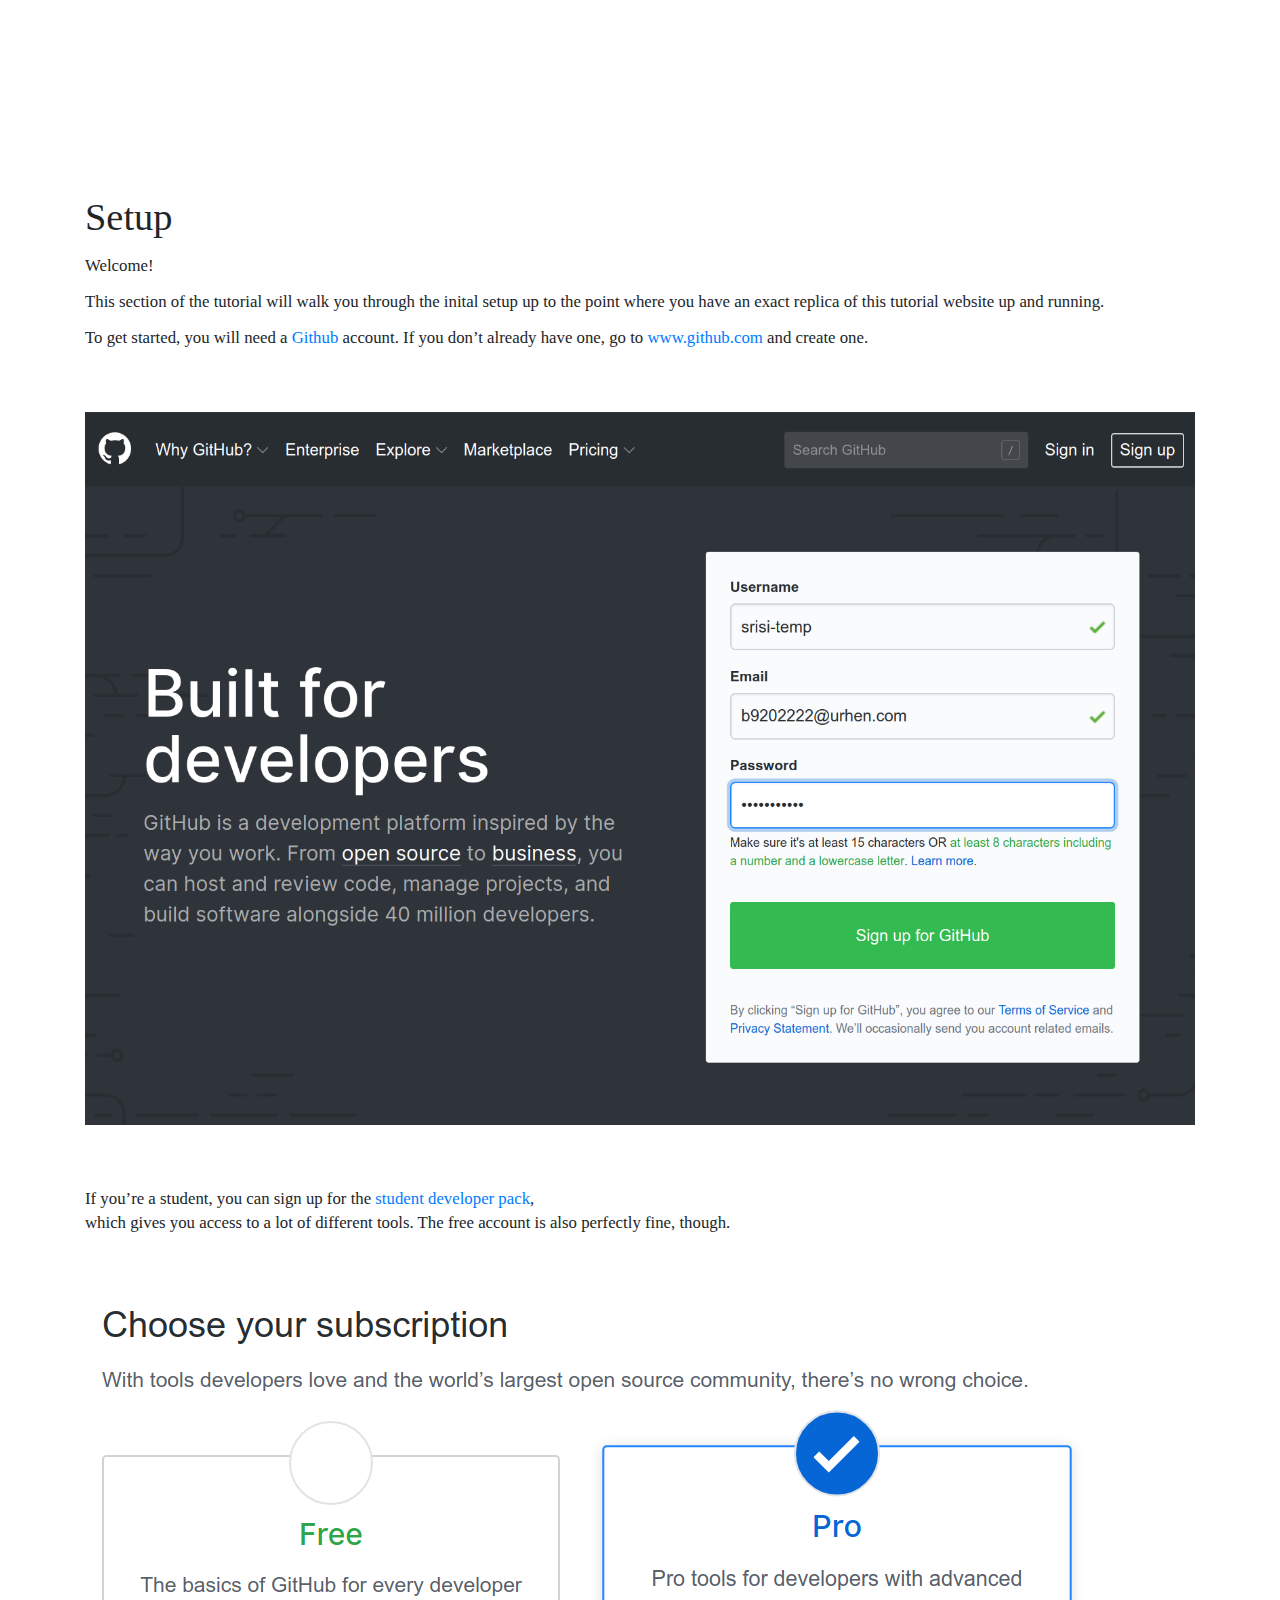
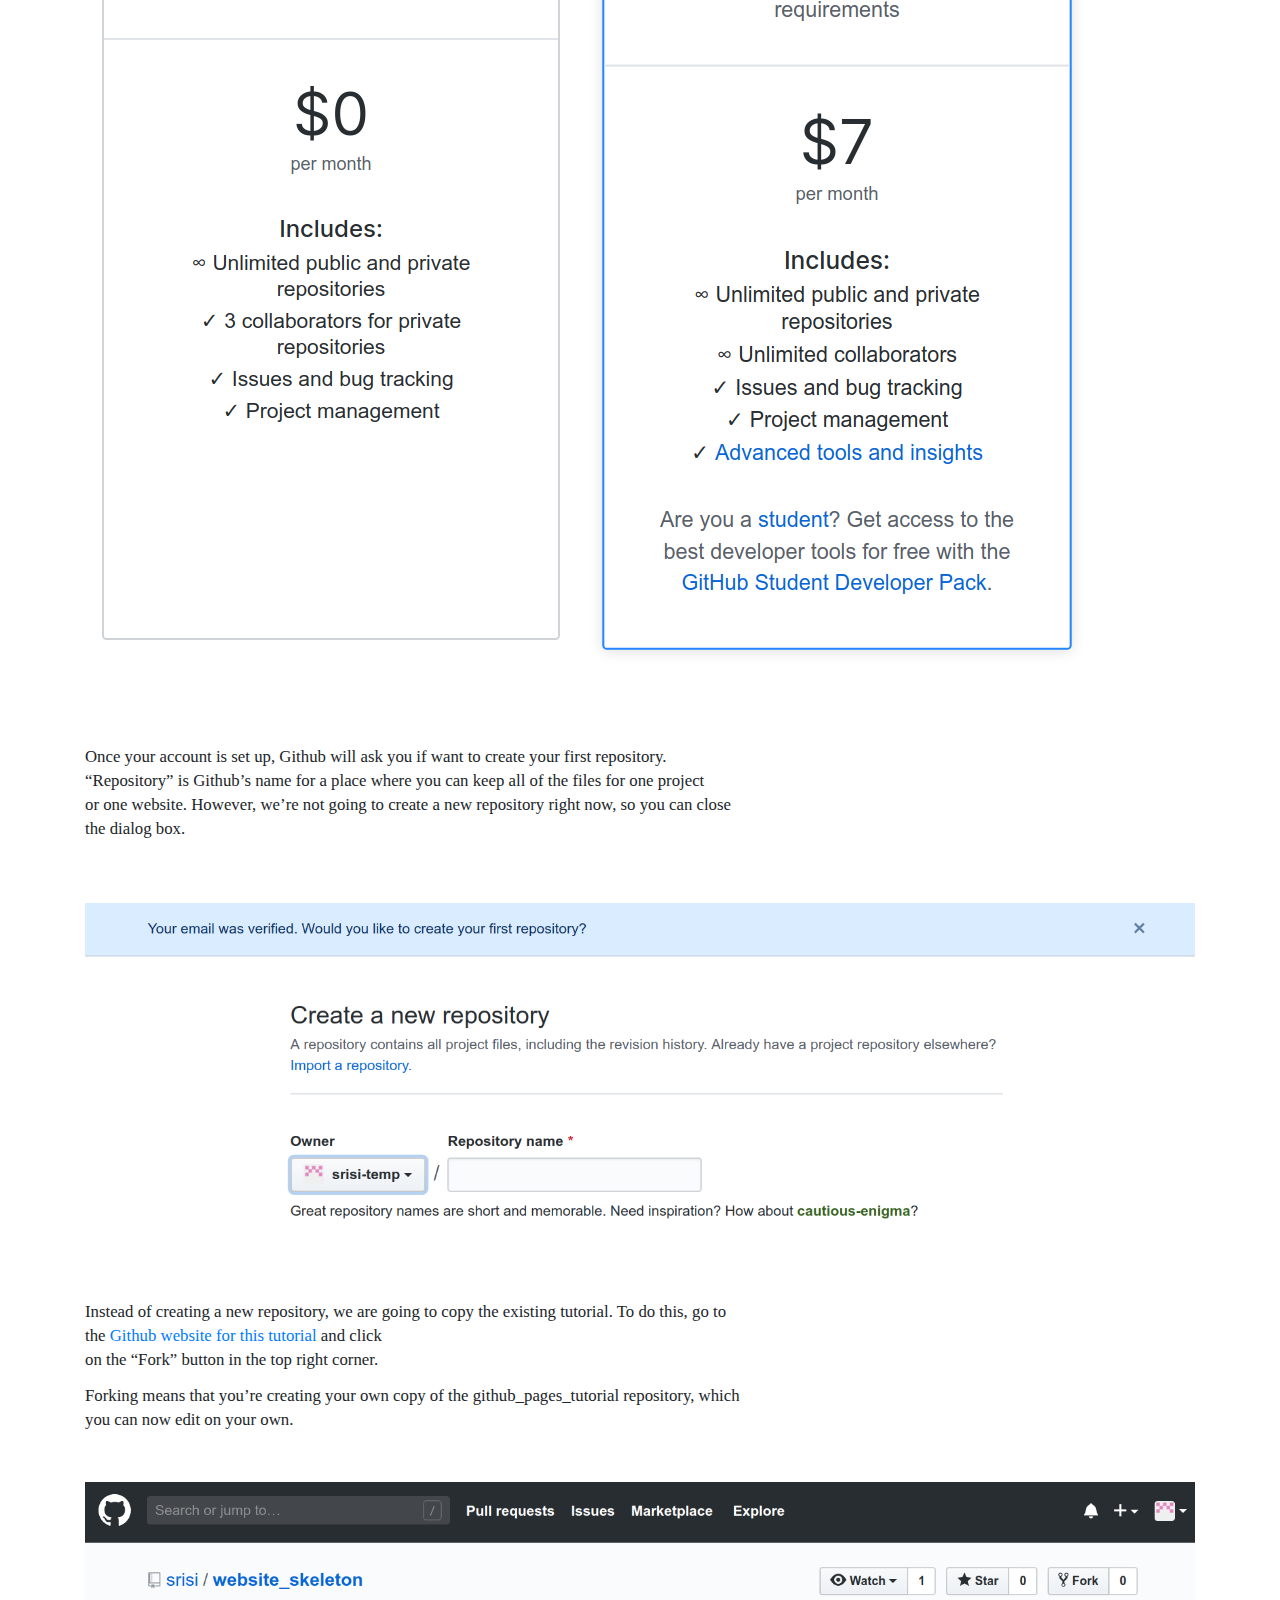
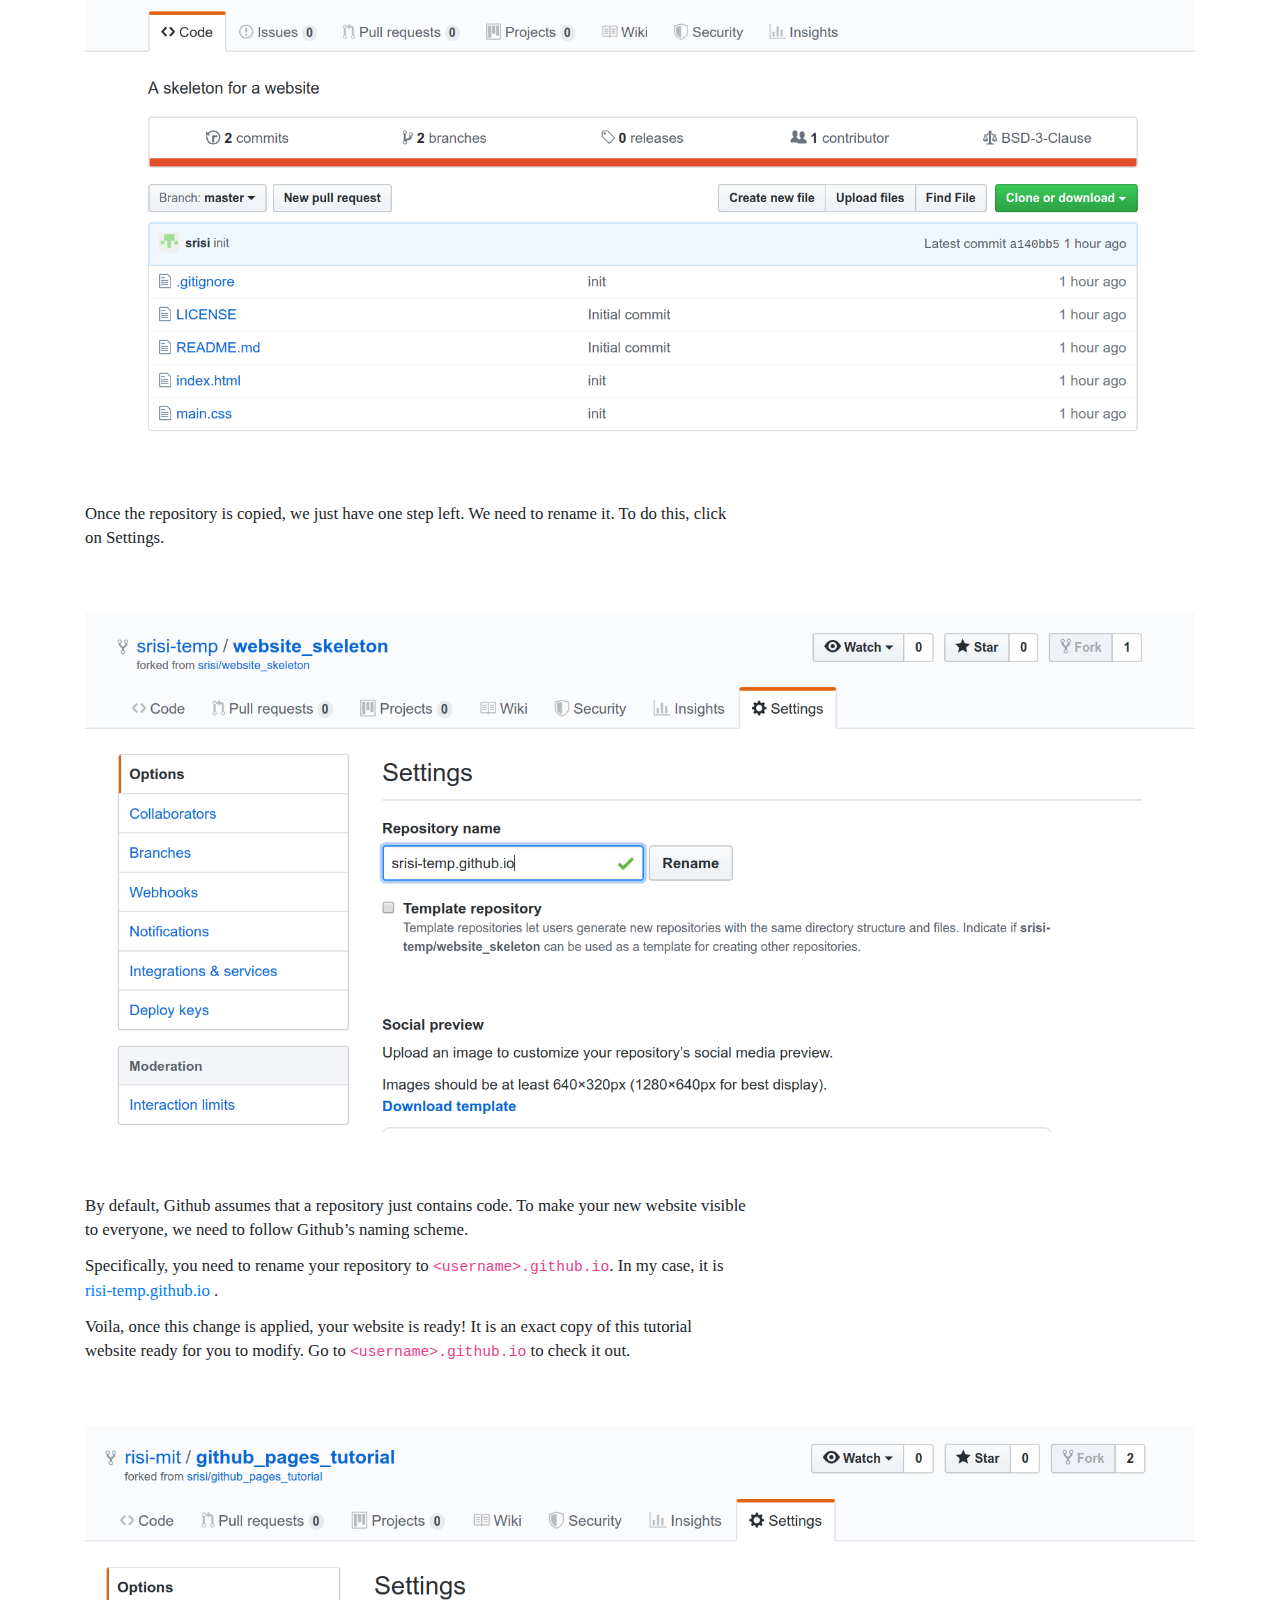
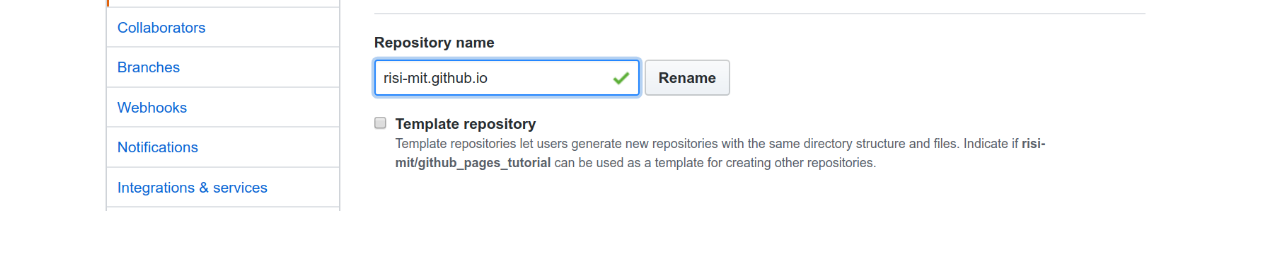
<file: setup.html>
<!DOCTYPE html>
<html lang="en">


<!--The head contains metadata about our page and it's the place where we can load css files (for -->
<!--styling) and javascript files.-->
<head>

    <meta name="author" content="Stephan Risi">
    <meta charset="utf-8">
    <meta name="viewport" content="width=device-width, initial-scale=1, shrink-to-fit=no">

    <!-- Load JQuery and Bootstrap. They are javascript library that handle the layouting for us.-->
    <link rel="stylesheet" href="https://stackpath.bootstrapcdn.com/bootstrap/4.3.1/css/bootstrap.min.css" integrity="sha384-ggOyR0iXCbMQv3Xipma34MD+dH/1fQ784/j6cY/iJTQUOhcWr7x9JvoRxT2MZw1T" crossorigin="anonymous">
    <script src="https://code.jquery.com/jquery-3.4.1.min.js" integrity="sha256-CSXorXvZcTkaix6Yvo6HppcZGetbYMGWSFlBw8HfCJo=" crossorigin="anonymous"></script><script src="https://cdnjs.cloudflare.com/ajax/libs/popper.js/1.14.7/umd/popper.min.js" integrity="sha384-UO2eT0CpHqdSJQ6hJty5KVphtPhzWj9WO1clHTMGa3JDZwrnQq4sF86dIHNDz0W1" crossorigin="anonymous"></script>
    <script src="https://stackpath.bootstrapcdn.com/bootstrap/4.3.1/js/bootstrap.min.js" integrity="sha384-JjSmVgyd0p3pXB1rRibZUAYoIIy6OrQ6VrjIEaFf/nJGzIxFDsf4x0xIM+B07jRM" crossorigin="anonymous"></script>

    <!--Set the title for the page-->
    <title>Github Pages Tutorial</title>

    <!-- The nav bar remains the same for every page, so by defining it in only one file, we only
     need to edit it in one place when we make changes to it. -->
    <script> $(function(){$("#header").load("header.html");});</script>

    <!-- Import the css file, which defines how our website looks -->
    <link href="css/main.css" rel="stylesheet">

</head>


<!--We define the elements that we actually want to display in the body element-->
<body>

    <!--This element is a placeholder for the header with the navbar, which we load above-->
    <div id="header"></div>


    <!--<div> (for "division") are the main building blocks of our website. -->
    <!--Since we work with bootstrap, we need to work with their layout. -->
    <!--For a general introduction on their grid system, see https://getbootstrap.com/docs/4.0/layout/grid/-->


    <!--Here's the shortest summary: Every page requires a container-->
    <div class="container">

        <!--Each container can contain one or multiple horizontal rows-->
        <div class="row">

            <!--And each row can contain one or multiple vertical columns-->
            <div class="col">




                <h1 id="setup">Setup</h1>
                <p>Welcome!</p>
                <p>This section of the tutorial will walk you through the inital setup up to the point
                    where you have an exact replica of this tutorial website up and running.</p>
                <p>To get started, you will need a <a href="https://www.github.com">Github</a> account. If you
                    don’t already have one, go to <a href="https://www.github.com">www.github.com</a> and create one.</p>
                <p><img class='img' src="images/setup_account_creation.png" alt="Github Account Creation"></p>
                <p>If you’re a student, you can sign up for the  <a href="https://education.github.com/pack">student developer pack</a>,<br>
                which gives you access to a lot of different tools. The free account is also perfectly fine, though.</p>
                <p><img src="images/setup_account_selection.png"
                        alt="Github Account Selection"></p>
                <p>Once your account is set up, Github will ask you if want to create your first repository.<br>
                “Repository” is Github’s name for a place where you can keep all of the files for one project<br>
                or one website. However, we’re not going to create a new repository right now, so you can close<br>
                the  dialog box.</p>
                <p><img src="images/setup_repo_creation.png" alt="Don't initialize a repo"></p>
                <p>Instead of creating a new repository, we are going to copy the existing tutorial. To do this, go to<br>
                the <a href="https://github.com/srisi/github_pages_tutorial/">Github website for this tutorial</a> and click<br>
                on the “Fork” button in the top right corner.</p>
                <p>Forking means that you’re creating your own copy of the github_pages_tutorial repository, which<br>
                you can now edit on your own.<br>
                <img src="images/setup_fork.png" alt="Github Pages Tutorial Website"></p>
                <p>Once the repository is copied, we just have one step left. We need to rename it. To do this, click<br>
                on Settings.</p>
                <p><img src="images/setup_rename.png" alt="Github Pages Settings Changes"></p>
                <p>By default, Github assumes that a repository just contains code. To make your new website visible<br>
                to everyone, we need to follow Github’s naming scheme.</p>
                <p>Specifically, you need to rename your repository to <code>&lt;username&gt;.github.io</code>. In my case, it is<br>
                <a href="http://risi-temp.github.io">risi-temp.github.io</a> .</p>
                <p>Voila, once this change is applied, your website is ready! It is an exact copy of this tutorial<br>
                website ready for you to modify. Go to <code>&lt;username&gt;.github.io</code> to check it out.</p>
                <p><img src="../images/setup_forked_website.png" alt="Github Forked Website"></p>

            </div>
        </div>
    </div>

</body>
</file>
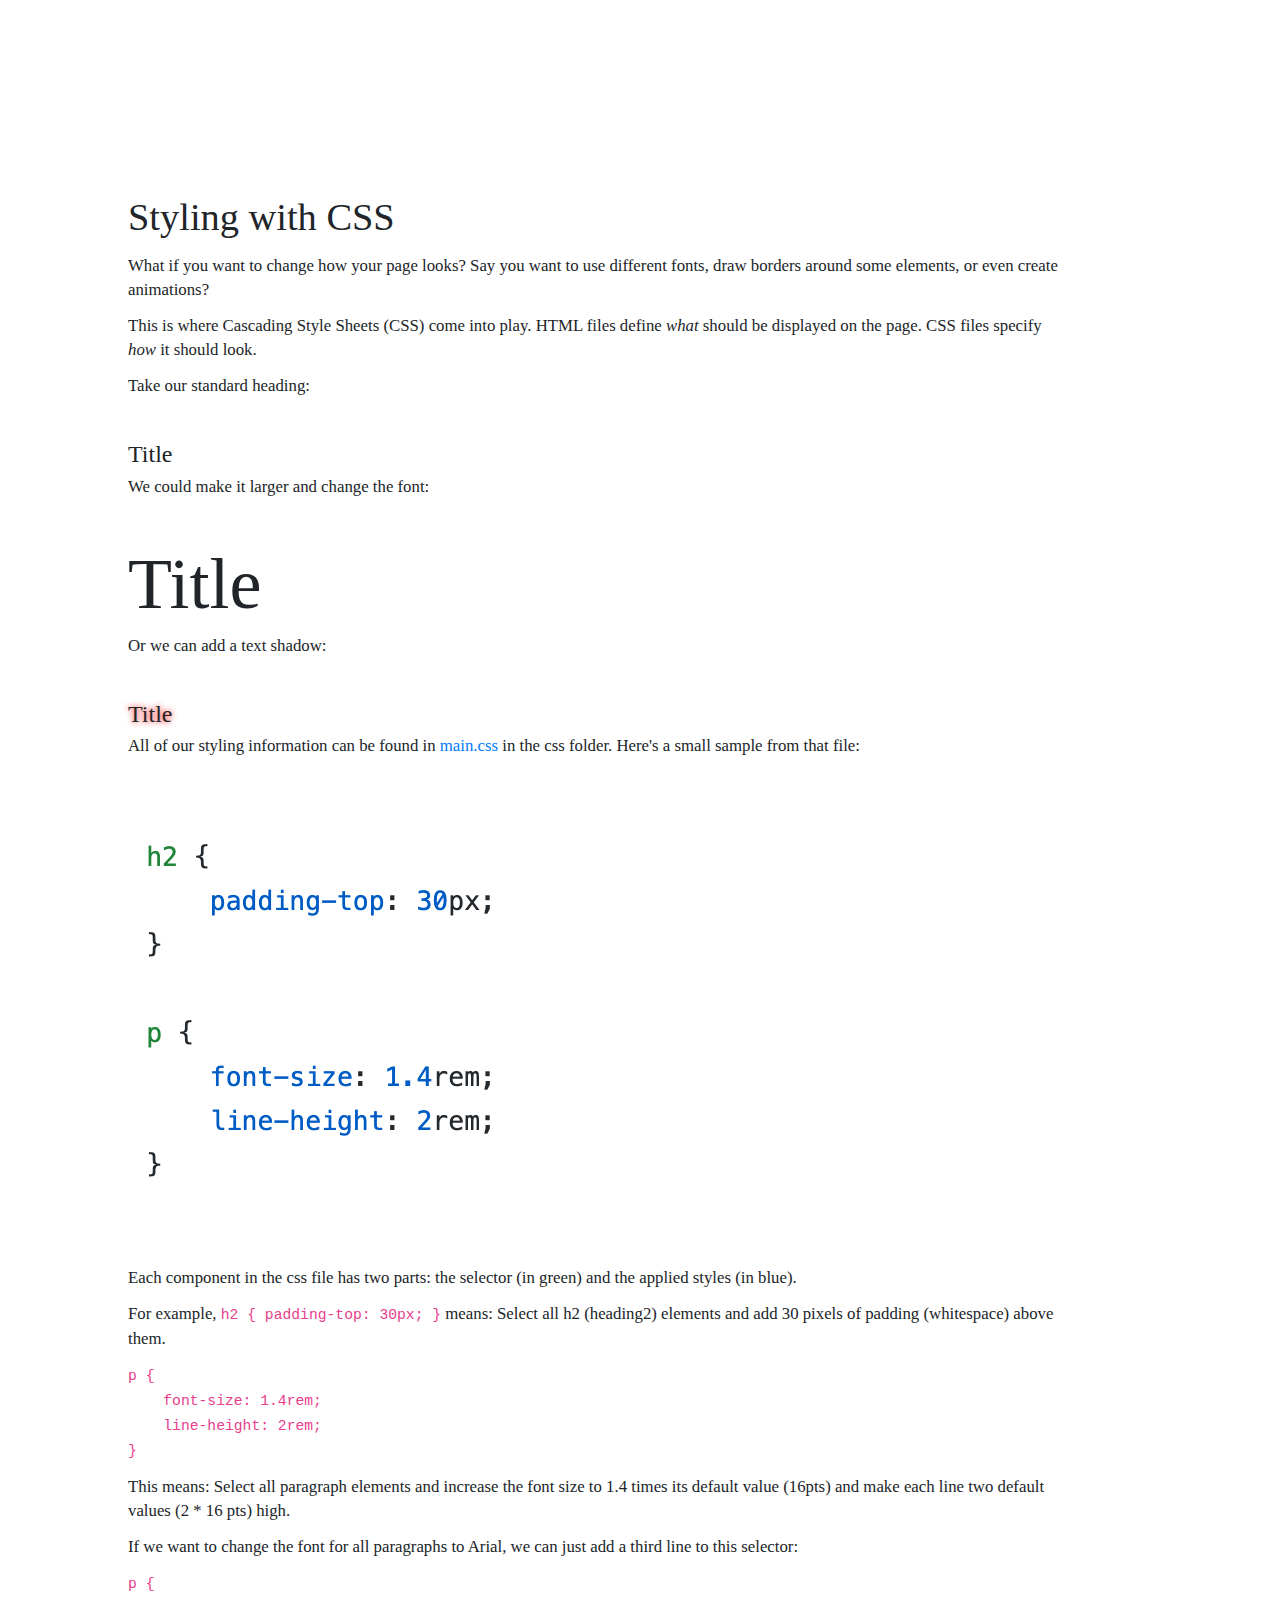
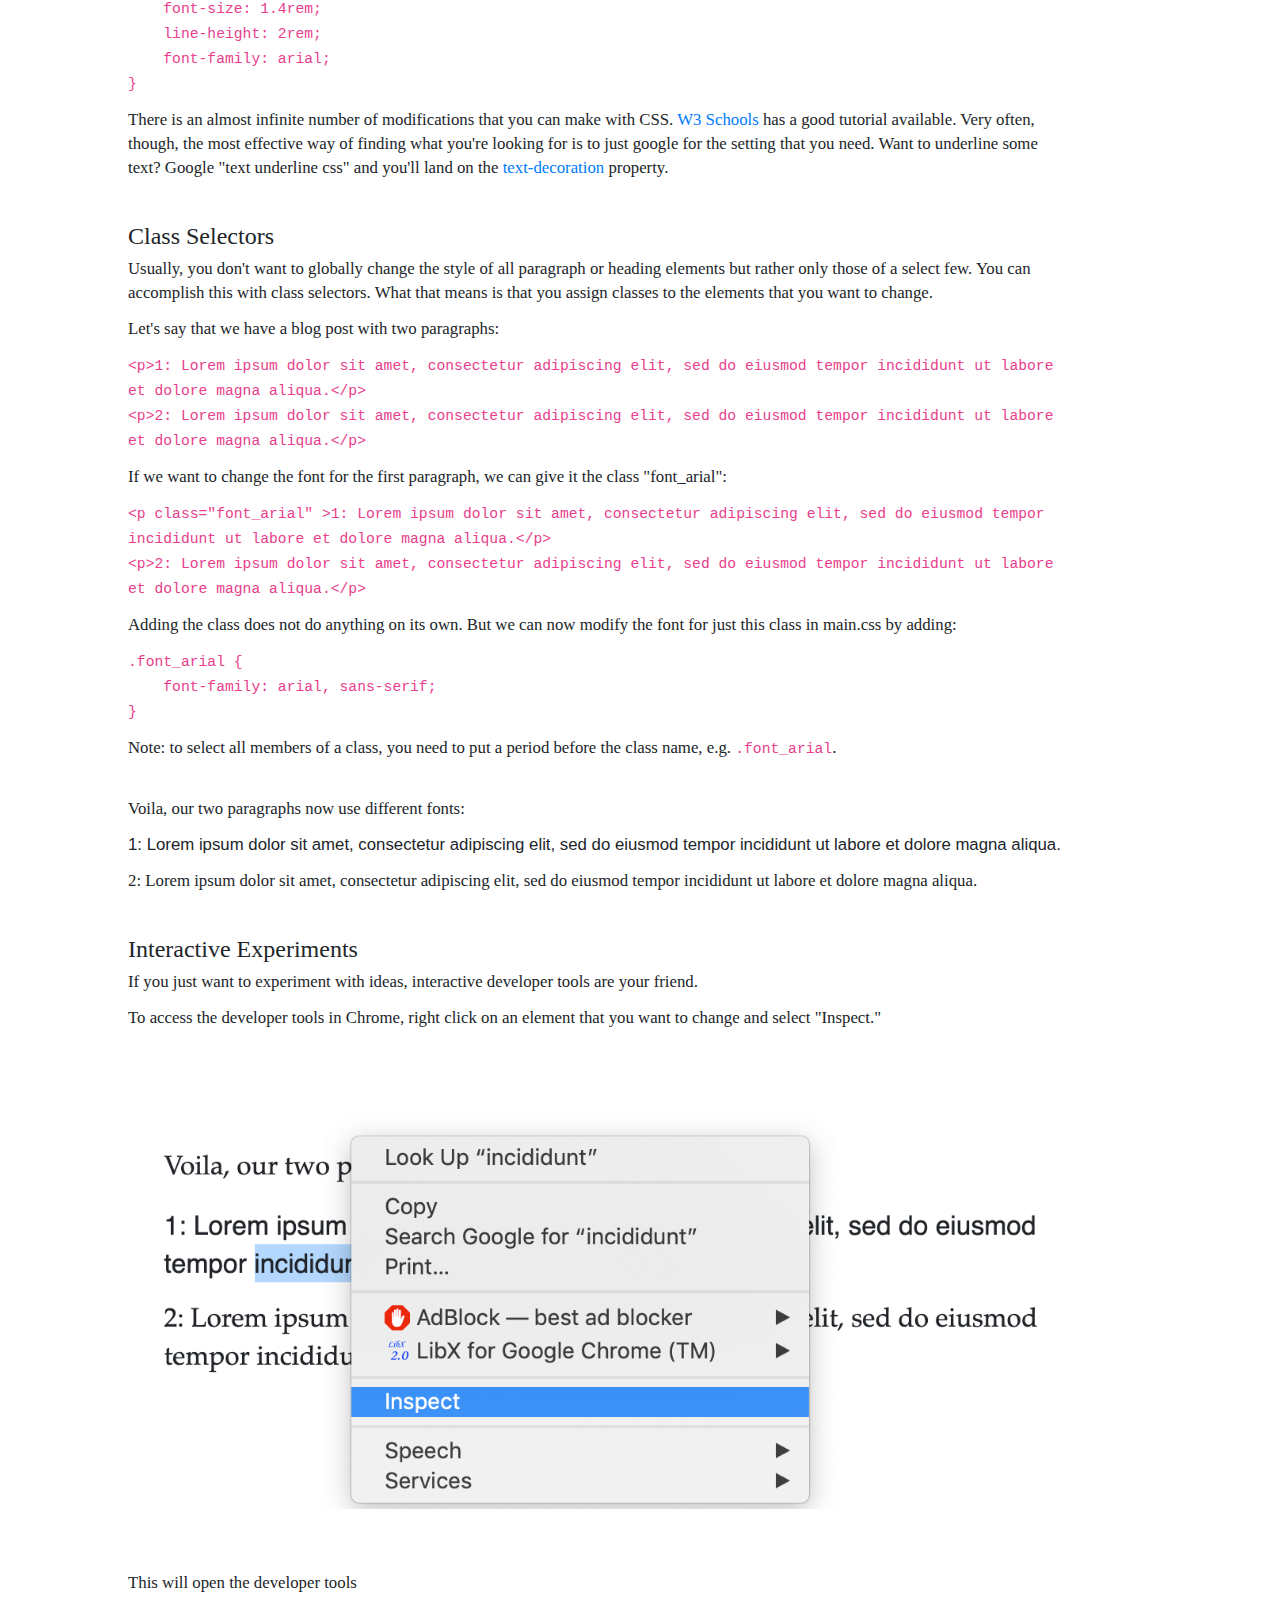
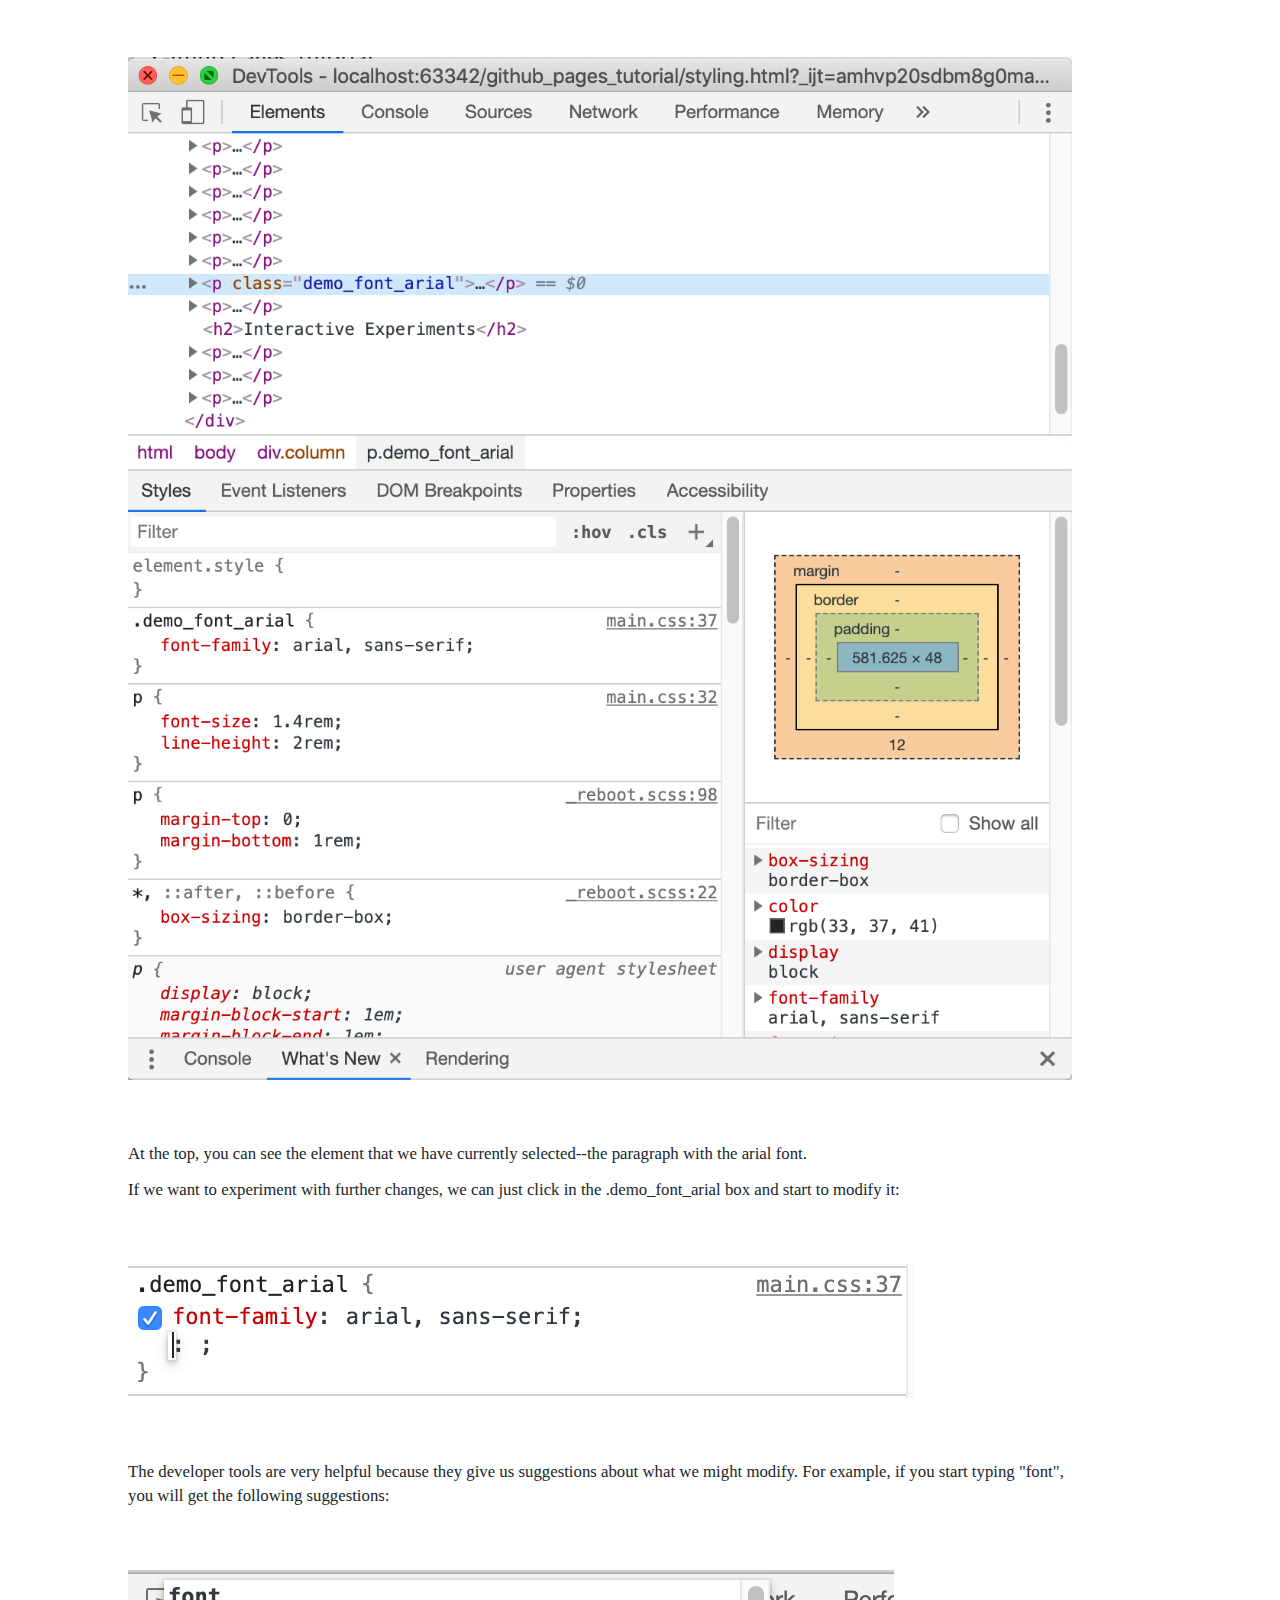
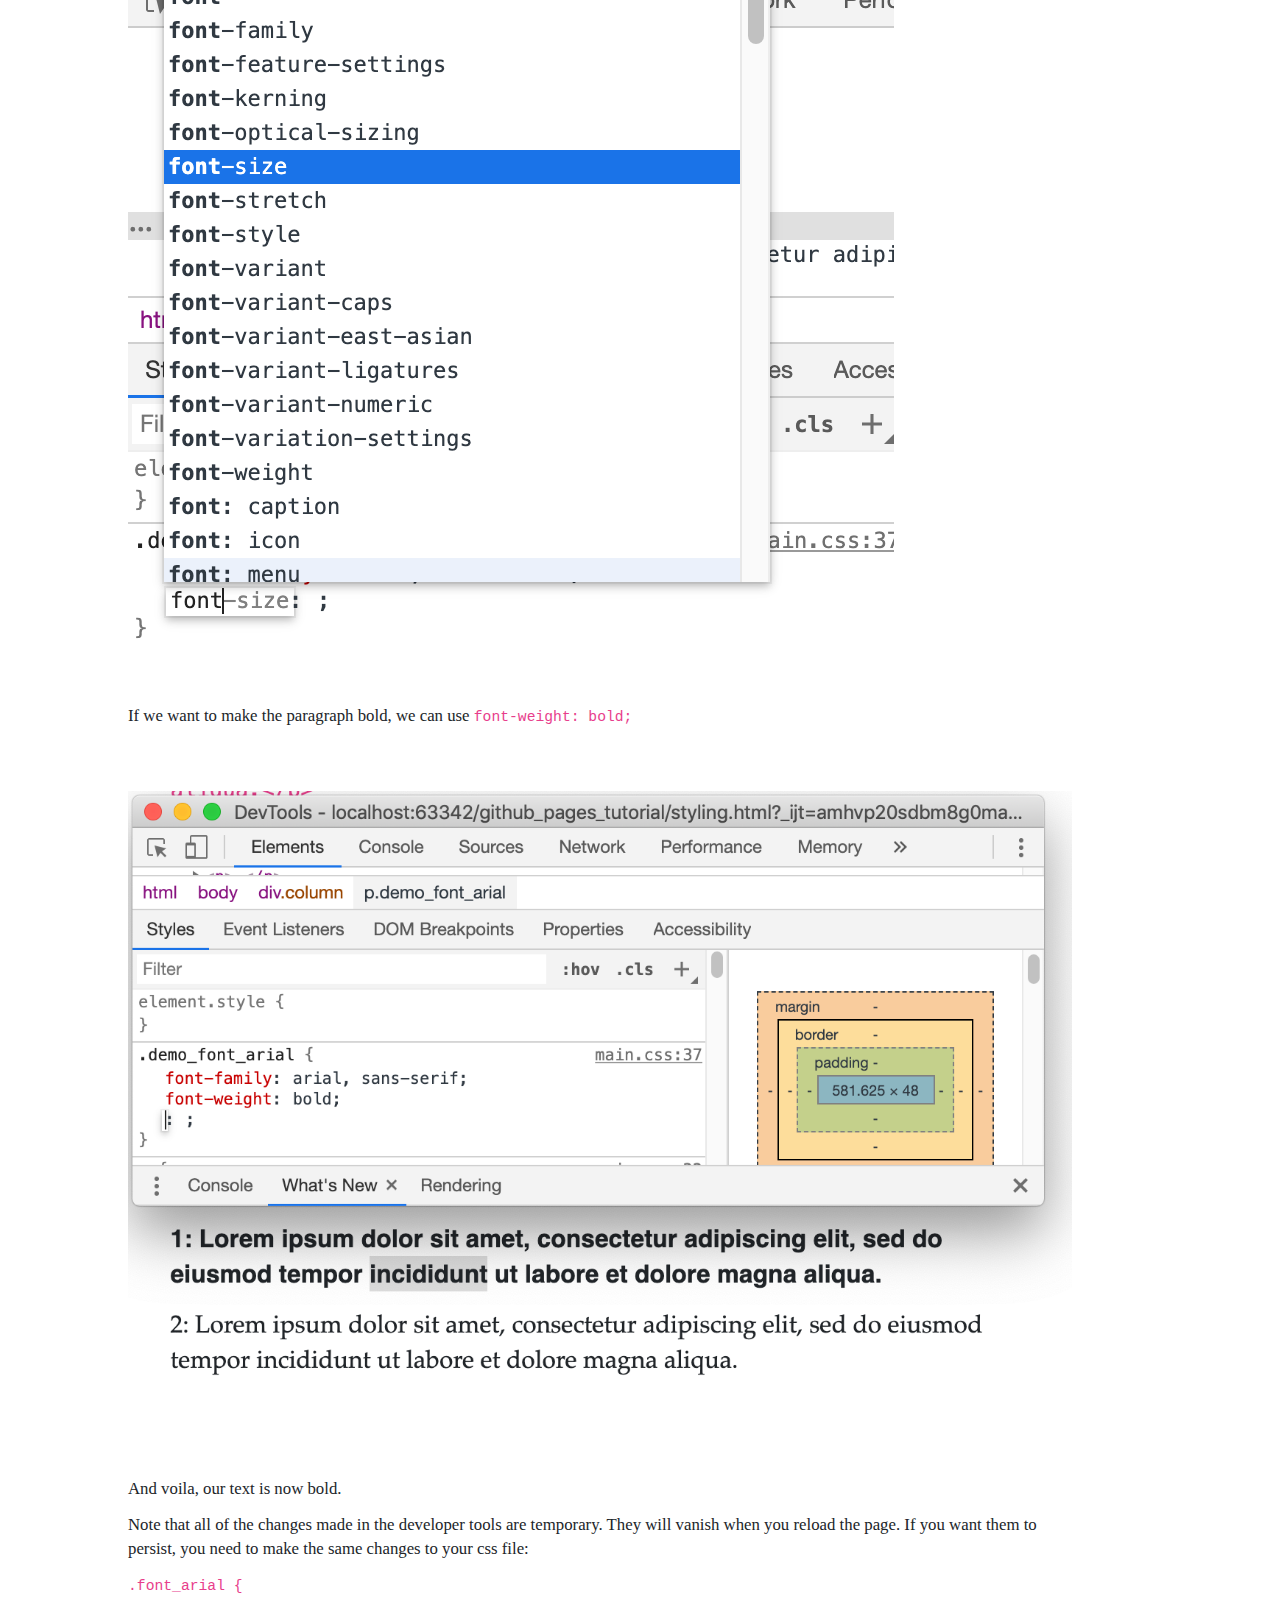
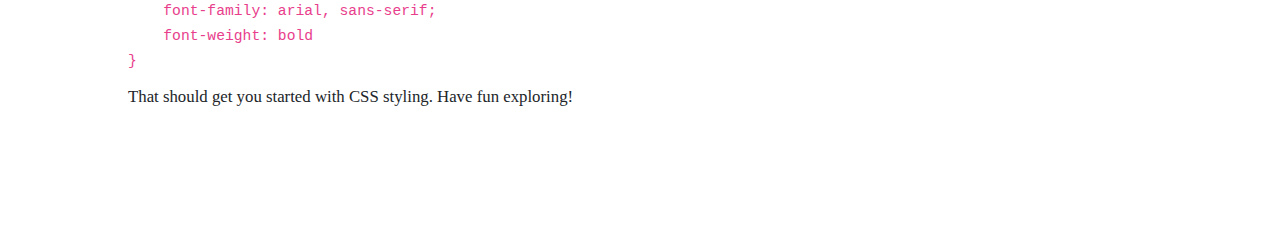
<file: styling.html>
<!DOCTYPE html>
<html lang="en">


<!--The head contains metadata about our page and it's the place where we can load css files (for -->
<!--styling) and javascript files.-->
<head>

    <meta name="author" content="Stephan Risi">
    <meta charset="utf-8">
    <meta name="viewport" content="width=device-width, initial-scale=1, shrink-to-fit=no">

    <!-- Load JQuery and Bootstrap. They are javascript library that handle the layouting for us.-->
    <link rel="stylesheet" href="https://stackpath.bootstrapcdn.com/bootstrap/4.3.1/css/bootstrap.min.css" integrity="sha384-ggOyR0iXCbMQv3Xipma34MD+dH/1fQ784/j6cY/iJTQUOhcWr7x9JvoRxT2MZw1T" crossorigin="anonymous">
    <script src="https://code.jquery.com/jquery-3.4.1.min.js" integrity="sha256-CSXorXvZcTkaix6Yvo6HppcZGetbYMGWSFlBw8HfCJo=" crossorigin="anonymous"></script>
    <script src="https://cdnjs.cloudflare.com/ajax/libs/popper.js/1.14.7/umd/popper.min.js" integrity="sha384-UO2eT0CpHqdSJQ6hJty5KVphtPhzWj9WO1clHTMGa3JDZwrnQq4sF86dIHNDz0W1" crossorigin="anonymous"></script>
    <script src="https://stackpath.bootstrapcdn.com/bootstrap/4.3.1/js/bootstrap.min.js" integrity="sha384-JjSmVgyd0p3pXB1rRibZUAYoIIy6OrQ6VrjIEaFf/nJGzIxFDsf4x0xIM+B07jRM" crossorigin="anonymous"></script>

    <!-- The nav bar remains the same for every page, so by defining it in only one file, we only
     need to edit it in one place when we make changes to it. -->
    <script> $(function(){$("#header").load("header.html");});</script>

    <!-- Import the css file, which defines how our website looks -->
    <link href="css/main.css" rel="stylesheet">
    <link href="css/styling_page.css" rel="stylesheet">

    <!--Set the title for the page-->
    <title>CSS Styling</title>

</head>


<!--We define the elements that we actually want to display in the body element-->
<body>

    <!--This element is a placeholder for the header with the navbar, which we load above-->
    <div id="header"></div>

    <div class="column">

        <h1>Styling with CSS</h1>
        <p>What if you want to change how your page looks? Say you want to use
        different fonts, draw borders around some elements, or even create animations?</p>
        <p>This is where Cascading Style Sheets (CSS) come into play. HTML files define <i>what</i>
        should be displayed on the page. CSS files specify <i>how</i> it should look.</p>

        <p>Take our standard heading:</p>
        <h2>Title</h2>
        <p>We could make it larger and change the font:</p>
        <h2 class="header_large">Title</h2>
        <p>Or we can add a text shadow:</p>
        <h2 class="header_text_shadow">Title</h2>

        <p>All of our styling information can be found in <a href="https://github.com/srisi/
        github_pages_tutorial/blob/master/css/main.css">main.css</a> in the css folder. Here's
        a small sample from that file:</p>
        <p><img src="images/tutorials/styling_selectors1.png"
                alt="Screenshot from css/main.css"></p>
        <p>Each component in the css file has two parts: the selector (in green) and the
        applied styles (in blue).</p>
        <p>For example, <code> h2 { padding-top: 30px; }</code> means: Select all h2 (heading2)
            elements and add 30 pixels of padding (whitespace) above them.</p>
        <p>
            <code>p { <br/>
                &nbsp;&nbsp;&nbsp;&nbsp;font-size: 1.4rem;<br/>
                &nbsp;&nbsp;&nbsp;&nbsp;line-height: 2rem;<br/>
                }
            </code>
        </p>
        <p>This means: Select all paragraph elements and increase the font size to 1.4 times its
            default value (16pts) and make each line two default values (2 * 16 pts) high.</p>
        <p>If we want to change the font for all paragraphs to Arial, we can just add a third
            line to this selector:</p>
        <p>
            <code>p { <br/>
                &nbsp;&nbsp;&nbsp;&nbsp;font-size: 1.4rem;<br/>
                &nbsp;&nbsp;&nbsp;&nbsp;line-height: 2rem;<br/>
                &nbsp;&nbsp;&nbsp;&nbsp;font-family: arial;<br/>
                }
            </code>
        </p>


        <p>There is an almost infinite number of modifications that you can make with CSS.
        <a href="https://www.w3schools.com/css/">W3 Schools</a> has a good tutorial available.
        Very often, though, the most effective way of finding what you're looking for is to
        just google for the setting that you need. Want to underline some text? Google "text
        underline css" and you'll land on the <a
            href="https://www.w3schools.com/cssref/pr_text_text-decoration.asp"> text-decoration</a>
            property.</p>


        <h2>Class Selectors</h2>
        <p>
            Usually, you don't want to globally change the style of all paragraph or heading
            elements but rather only those of a select few. You can accomplish this with
            class selectors. What that means is that you assign classes to the elements that you
            want to change.
        </p>
        <p>Let's say that we have a blog post with two paragraphs:</p>

        <p>
        <code>
            &lt;p&gt;1: Lorem ipsum dolor sit amet, consectetur adipiscing elit, sed do eiusmod tempor
                incididunt ut labore et dolore magna aliqua.&lt;/p&gt; <br/>
            &lt;p&gt;2: Lorem ipsum dolor sit amet, consectetur adipiscing elit, sed do eiusmod tempor
                incididunt ut labore et dolore magna aliqua.&lt;/p&gt;
        </code>
        </p>
        <p>If we want to change the font for the first paragraph, we can give it the class
        "font_arial":</p>
        <p>
        <code>
            &lt;p class="font_arial" &gt;1: Lorem ipsum dolor sit amet, consectetur adipiscing
            elit, sed do eiusmod tempor
                incididunt ut labore et dolore magna aliqua.&lt;/p&gt; <br/>
            &lt;p&gt;2: Lorem ipsum dolor sit amet, consectetur adipiscing elit, sed do eiusmod tempor
                incididunt ut labore et dolore magna aliqua.&lt;/p&gt;
        </code>
        </p>
        <p>Adding the class does not do anything on its own. But we can now modify the font
        for just this class in main.css by adding:</p>
        <p>
            <code>.font_arial { <br/>
                &nbsp;&nbsp;&nbsp;&nbsp;font-family: arial, sans-serif;<br/>
                }
            </code>
        </p>
        <p>Note: to select all members of a class, you need to put a period before the class
            name, e.g. <code>.font_arial</code>.</p>

        <p><br/>Voila, our two paragraphs now use different fonts:</p>
        <p class="demo_font_arial">1: Lorem ipsum dolor sit amet, consectetur adipiscing elit, sed do eiusmod tempor
            incididunt ut labore et dolore magna aliqua.</p>
        <p>2: Lorem ipsum dolor sit amet, consectetur adipiscing elit, sed do eiusmod tempor
            incididunt ut labore et dolore magna aliqua.</p>

        <h2>Interactive Experiments</h2>
        <p>If you just want to experiment with ideas, interactive developer tools are your
            friend.</p>
        <p>To access the developer tools in Chrome, right click on an element that you want to
            change and select "Inspect."</p>
        <p><img src="images/tutorials/styling_inspect.png"
            alt="Screenshot of selecting inspect on Chrome to access developer tools."></p>
        <p>This will open the developer tools</p>
        <p><img src="images/tutorials/styling_devtools1.png"
            alt="Screenshot of the Chrome developer tools."></p>
        <p>At the top, you can see the element that we have currently selected--the paragraph
        with the arial font.</p>
        <p>If we want to experiment with further changes, we can just click in the
        .demo_font_arial box and start to modify it:</p>
        <p><img src="images/tutorials/styling_devtools_2.png"
        alt="Screenshot of the Chrome developer tools."></p>
        <p>The developer tools are very helpful because they give us suggestions about what we
        might modify. For example, if you start typing "font", you will get the following
        suggestions:</p>
        <p><img src="images/tutorials/styling_devtools_3.png"
        alt="Screenshot of the Chrome developer tools autocomplete suggestions."></p>
        <p>If we want to make the paragraph bold, we can use <code>font-weight: bold;</code></p>
        <p><img src="images/tutorials/styling_devtools_4.png"
        alt="Screenshot of the Chrome developer tools with bolded text."></p>
        <p>And voila, our text is now bold.</p>
        <p>Note that all of the changes made in the developer tools are temporary. They will
            vanish when you reload the page. If you want them to persist, you need to make the
        same changes to your css file:</p>
        <p>
            <code>.font_arial { <br/>
                &nbsp;&nbsp;&nbsp;&nbsp;font-family: arial, sans-serif;<br/>
                &nbsp;&nbsp;&nbsp;&nbsp;font-weight: bold<br/>
                }
            </code>
        </p>

        <p>That should get you started with CSS styling. Have fun exploring!</p>


    </div>
</body>
</file>
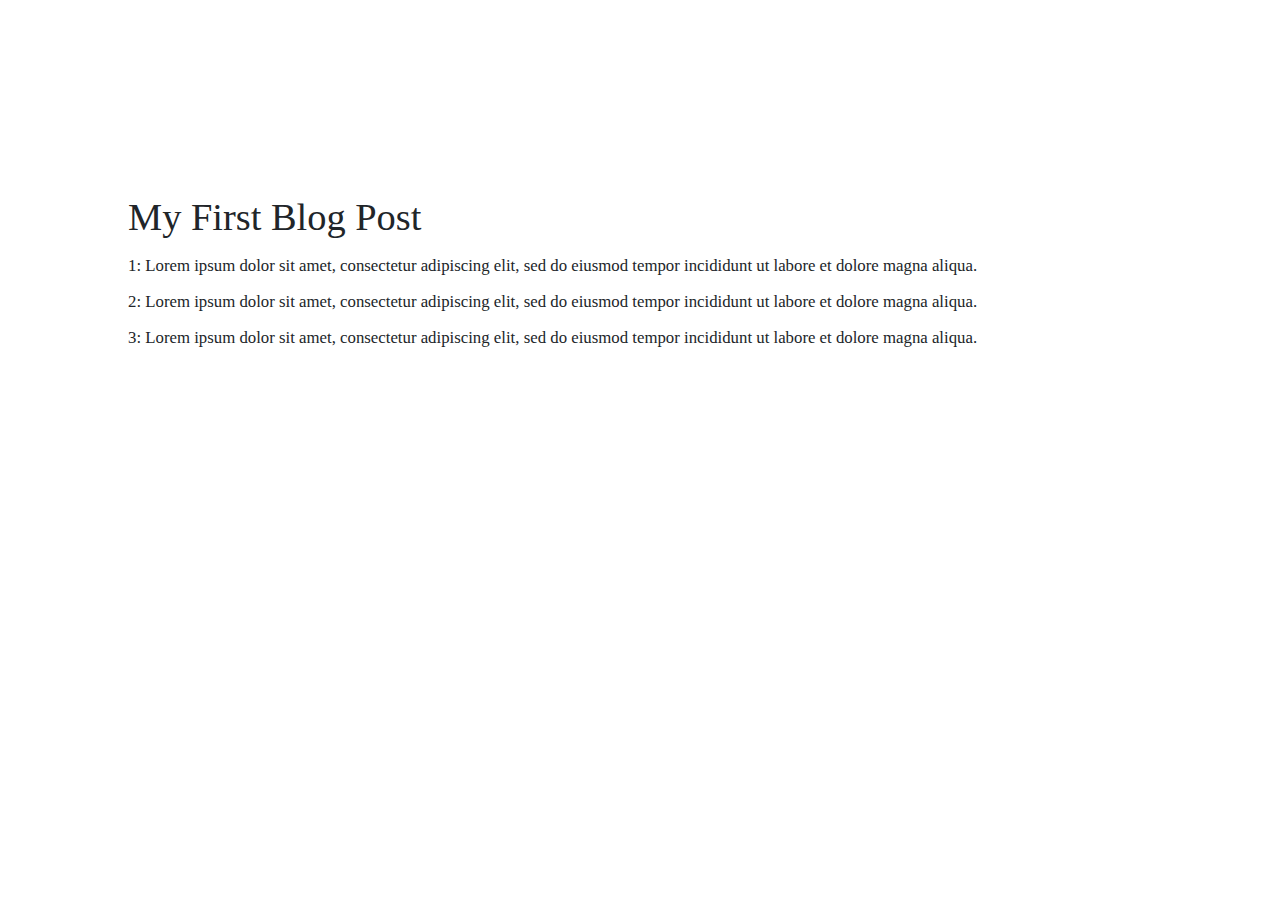
<file: temp_blog_post.html>
<!DOCTYPE html>
<html lang="en">


<!--The head contains metadata about our page and it's the place where we can load css files (for -->
<!--styling) and javascript files.-->
<head>

    <meta name="author" content="Stephan Risi">
    <meta charset="utf-8">
    <meta name="viewport" content="width=device-width, initial-scale=1, shrink-to-fit=no">

    <!-- Load JQuery and Bootstrap. They are javascript library that handle the layouting for us.-->
    <link rel="stylesheet" href="https://stackpath.bootstrapcdn.com/bootstrap/4.3.1/css/bootstrap.min.css" integrity="sha384-ggOyR0iXCbMQv3Xipma34MD+dH/1fQ784/j6cY/iJTQUOhcWr7x9JvoRxT2MZw1T" crossorigin="anonymous">
    <script src="https://code.jquery.com/jquery-3.4.1.min.js" integrity="sha256-CSXorXvZcTkaix6Yvo6HppcZGetbYMGWSFlBw8HfCJo=" crossorigin="anonymous"></script>
    <script src="https://cdnjs.cloudflare.com/ajax/libs/popper.js/1.14.7/umd/popper.min.js" integrity="sha384-UO2eT0CpHqdSJQ6hJty5KVphtPhzWj9WO1clHTMGa3JDZwrnQq4sF86dIHNDz0W1" crossorigin="anonymous"></script>
    <script src="https://stackpath.bootstrapcdn.com/bootstrap/4.3.1/js/bootstrap.min.js" integrity="sha384-JjSmVgyd0p3pXB1rRibZUAYoIIy6OrQ6VrjIEaFf/nJGzIxFDsf4x0xIM+B07jRM" crossorigin="anonymous"></script>

    <!-- The nav bar remains the same for every page, so by defining it in only one file, we only
     need to edit it in one place when we make changes to it. -->
    <script> $(function(){$("#header").load("header.html");});</script>

    <!-- Import the css file, which defines how our website looks -->
    <link href="css/main.css" rel="stylesheet">

    <!--Set the title for the page-->
    <title>CSS Styling</title>

</head>


<!--We define the elements that we actually want to display in the body element-->
<body>

    <!--This element is a placeholder for the header with the navbar, which we load above-->
    <div id="header"></div>

    <div class="column">

        <h1>My First Blog Post</h1>
        <p>1: Lorem ipsum dolor sit amet, consectetur adipiscing elit, sed do eiusmod tempor
            incididunt ut labore et dolore magna aliqua.</p>
        <p>2: Lorem ipsum dolor sit amet, consectetur adipiscing elit, sed do eiusmod tempor
            incididunt ut labore et dolore magna aliqua.</p>
        <p>3: Lorem ipsum dolor sit amet, consectetur adipiscing elit, sed do eiusmod tempor
            incididunt ut labore et dolore magna aliqua.</p>
    </div>
</body>
</file>
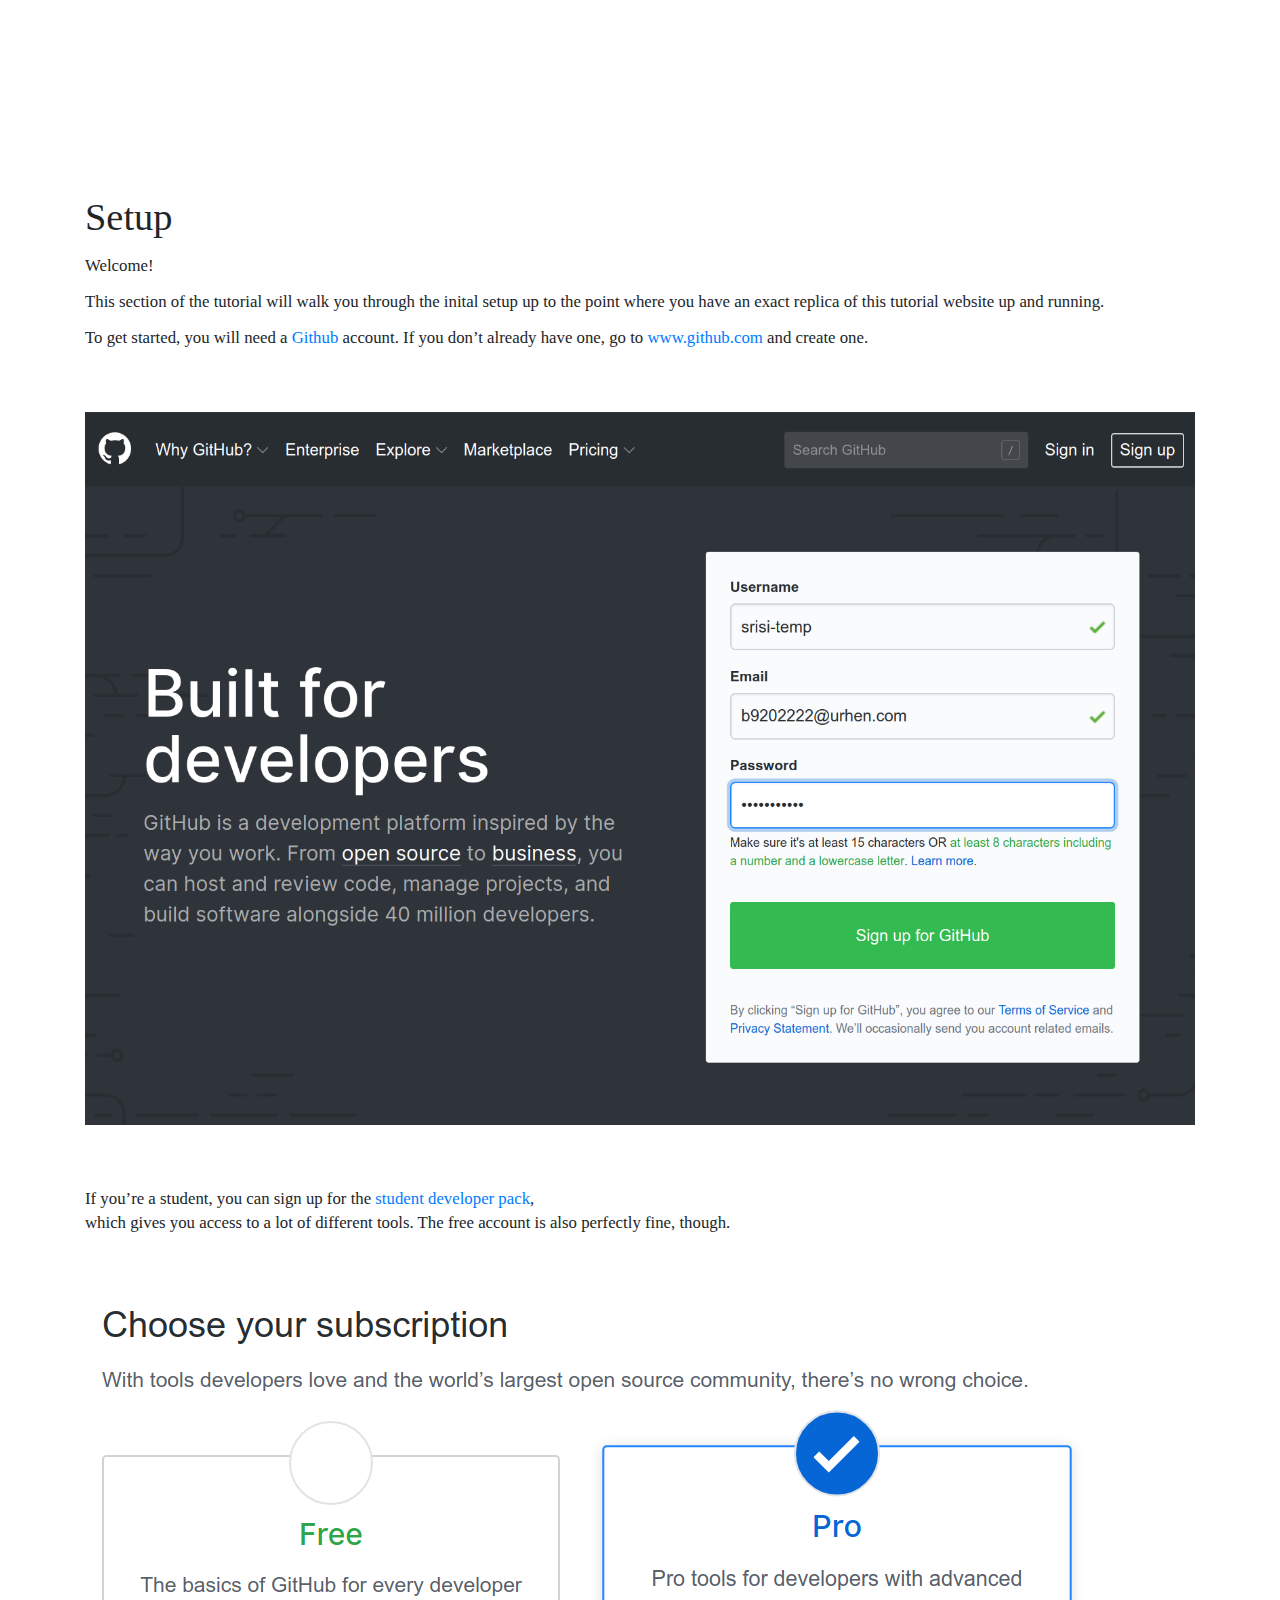
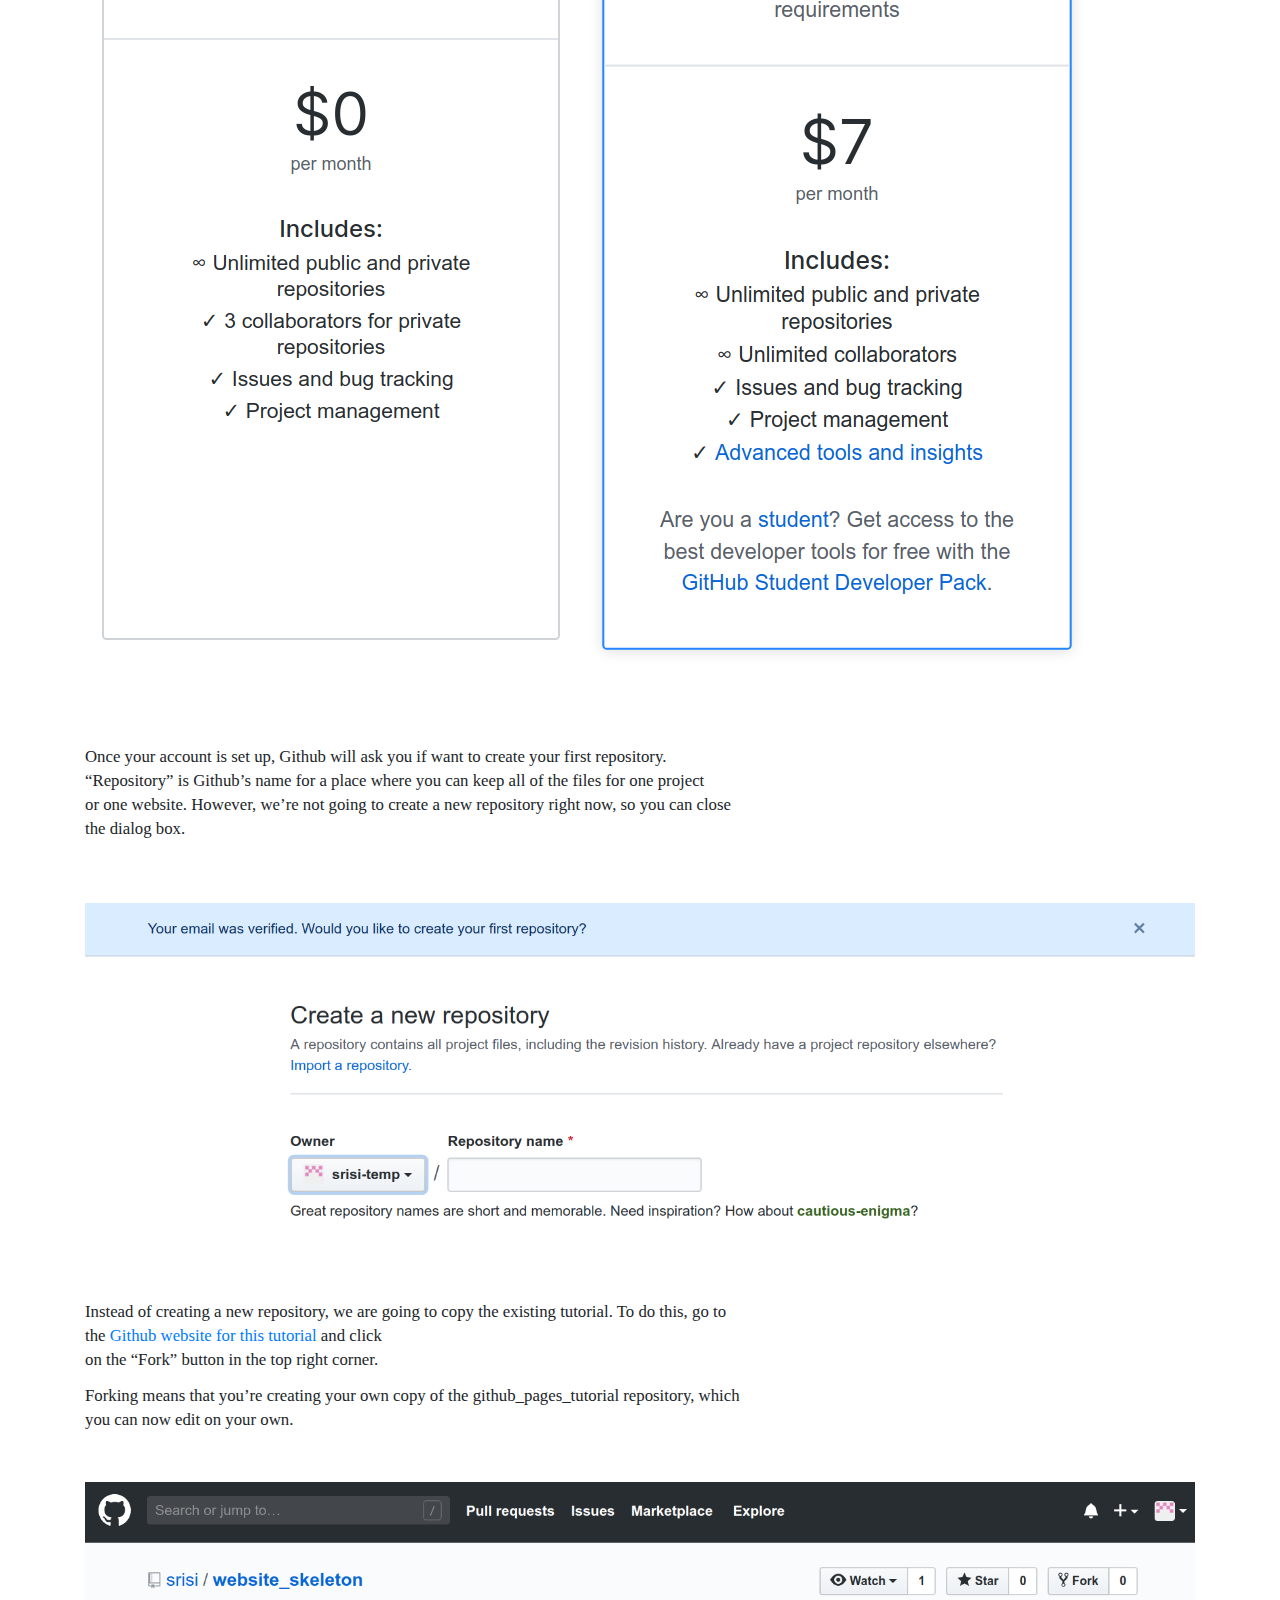
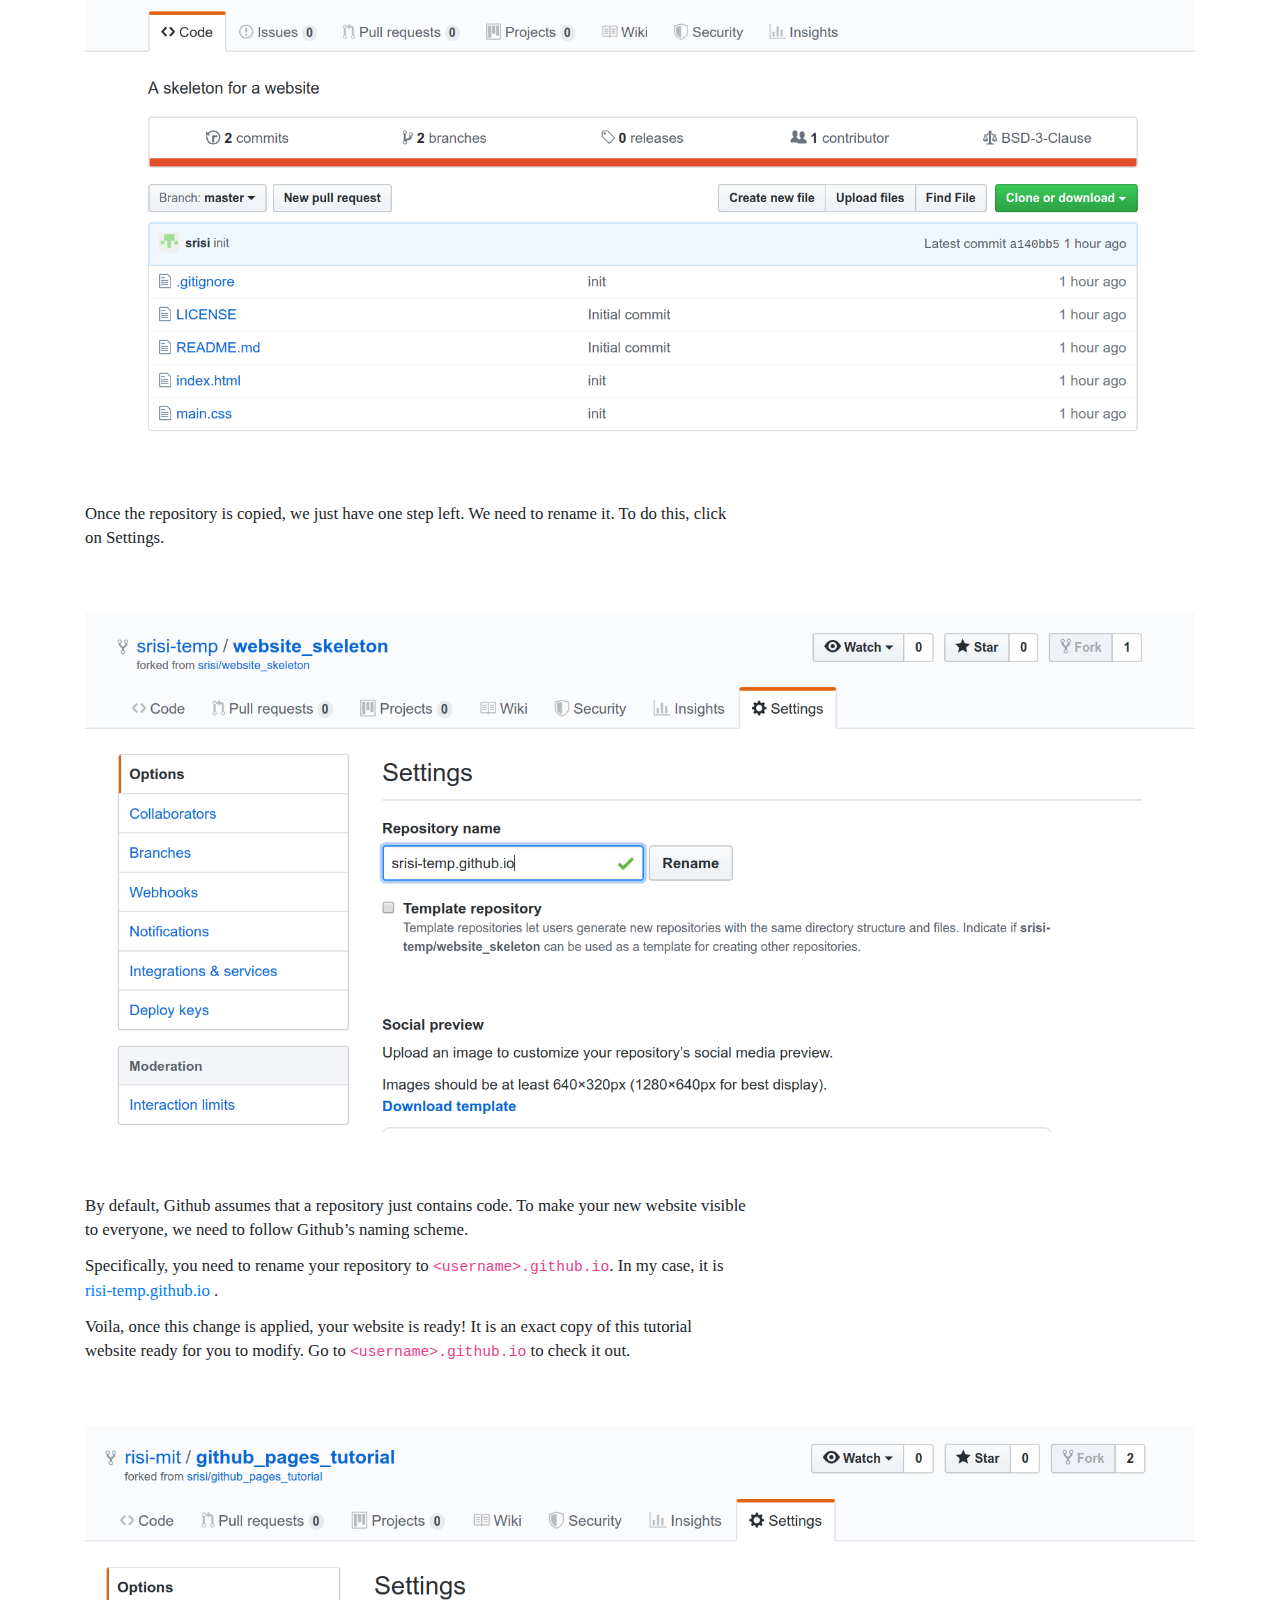
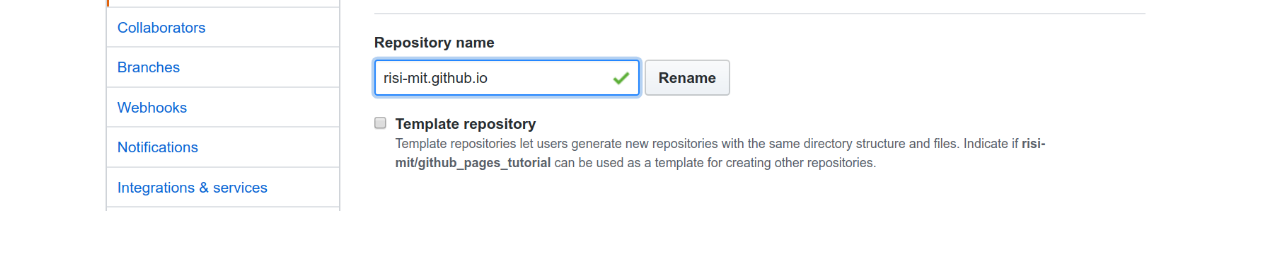
<file: html/setup.html>
<!DOCTYPE html>
<html lang="en">


<!--The head contains metadata about our page and it's the place where we can load css files (for -->
<!--styling) and javascript files.-->
<head>

    <meta name="author" content="Stephan Risi">
    <meta charset="utf-8">
    <meta name="viewport" content="width=device-width, initial-scale=1, shrink-to-fit=no">

    <!-- Load JQuery and Bootstrap. They are javascript library that handle the layouting for us.-->
    <link rel="stylesheet" href="https://stackpath.bootstrapcdn.com/bootstrap/4.3.1/css/bootstrap.min.css" integrity="sha384-ggOyR0iXCbMQv3Xipma34MD+dH/1fQ784/j6cY/iJTQUOhcWr7x9JvoRxT2MZw1T" crossorigin="anonymous">
    <script src="https://code.jquery.com/jquery-3.4.1.min.js" integrity="sha256-CSXorXvZcTkaix6Yvo6HppcZGetbYMGWSFlBw8HfCJo=" crossorigin="anonymous"></script><script src="https://cdnjs.cloudflare.com/ajax/libs/popper.js/1.14.7/umd/popper.min.js" integrity="sha384-UO2eT0CpHqdSJQ6hJty5KVphtPhzWj9WO1clHTMGa3JDZwrnQq4sF86dIHNDz0W1" crossorigin="anonymous"></script>
    <script src="https://stackpath.bootstrapcdn.com/bootstrap/4.3.1/js/bootstrap.min.js" integrity="sha384-JjSmVgyd0p3pXB1rRibZUAYoIIy6OrQ6VrjIEaFf/nJGzIxFDsf4x0xIM+B07jRM" crossorigin="anonymous"></script>

    <!--Set the title for the page-->
    <title>Github Pages Tutorial</title>

    <!-- The nav bar remains the same for every page, so by defining it in only one file, we only
     need to edit it in one place when we make changes to it. -->
    <script> $(function(){$("#header").load("header.html");});</script>

    <!-- Import the css file, which defines how our website looks -->
    <link href="../css/main.css" rel="stylesheet">

</head>


<!--We define the elements that we actually want to display in the body element-->
<body>

    <!--This element is a placeholder for the header with the navbar, which we load above-->
    <div id="header"></div>


    <!--<div> (for "division") are the main building blocks of our website. -->
    <!--Since we work with bootstrap, we need to work with their layout. -->
    <!--For a general introduction on their grid system, see https://getbootstrap.com/docs/4.0/layout/grid/-->


    <!--Here's the shortest summary: Every page requires a container-->
    <div class="container">

        <!--Each container can contain one or multiple horizontal rows-->
        <div class="row">

            <!--And each row can contain one or multiple vertical columns-->
            <div class="col">




                <h1 id="setup">Setup</h1>
                <p>Welcome!</p>
                <p>This section of the tutorial will walk you through the inital setup up to the point
                    where you have an exact replica of this tutorial website up and running.</p>
                <p>To get started, you will need a <a href="https://www.github.com">Github</a> account. If you
                    don’t already have one, go to <a href="https://www.github.com">www.github.com</a> and create one.</p>
                <p><img class='img' src="../images/setup_account_creation.png" alt="Github Account Creation"></p>
                <p>If you’re a student, you can sign up for the  <a href="https://education.github.com/pack">student developer pack</a>,<br>
                which gives you access to a lot of different tools. The free account is also perfectly fine, though.</p>
                <p><img src="../images/setup_account_selection.png"
                        alt="Github Account Selection"></p>
                <p>Once your account is set up, Github will ask you if want to create your first repository.<br>
                “Repository” is Github’s name for a place where you can keep all of the files for one project<br>
                or one website. However, we’re not going to create a new repository right now, so you can close<br>
                the  dialog box.</p>
                <p><img src="../images/setup_repo_creation.png" alt="Don't initialize a repo"></p>
                <p>Instead of creating a new repository, we are going to copy the existing tutorial. To do this, go to<br>
                the <a href="https://github.com/srisi/github_pages_tutorial/">Github website for this tutorial</a> and click<br>
                on the “Fork” button in the top right corner.</p>
                <p>Forking means that you’re creating your own copy of the github_pages_tutorial repository, which<br>
                you can now edit on your own.<br>
                <img src="../images/setup_fork.png" alt="Github Pages Tutorial Website"></p>
                <p>Once the repository is copied, we just have one step left. We need to rename it. To do this, click<br>
                on Settings.</p>
                <p><img src="../images/setup_rename.png" alt="Github Pages Settings Changes"></p>
                <p>By default, Github assumes that a repository just contains code. To make your new website visible<br>
                to everyone, we need to follow Github’s naming scheme.</p>
                <p>Specifically, you need to rename your repository to <code>&lt;username&gt;.github.io</code>. In my case, it is<br>
                <a href="http://risi-temp.github.io">risi-temp.github.io</a> .</p>
                <p>Voila, once this change is applied, your website is ready! It is an exact copy of this tutorial<br>
                website ready for you to modify. Go to <code>&lt;username&gt;.github.io</code> to check it out.</p>
                <p><img src="../images/setup_forked_website.png" alt="Github Forked Website"></p>

            </div>
        </div>
    </div>

</body>
</file>
<file: css/main.css>
html {
  font-size: 75%; /* font-size 1em = 10px on default browser settings */
}

body {
    padding-top: 150px;
    font-family: et-book, Palatino, "Palatino Linotype", "Palatino LT STD", "Book Antiqua", Georgia, serif;
}

.column {
    display: flex;
    flex-direction: column;
    padding-left: 10%;
    padding-right: 10%;
    max-width: 100rem;
    padding-bottom: 10%;
}


h1 {
    font-weight: 400;
    margin-top: 4rem;
    margin-bottom: 1.5rem;
    font-size: 3.2rem;
    line-height: 1;
}

h2 {
    padding-top: 30px;
}

p {
    font-size: 1.4rem;
    line-height: 2rem;
}

.demo_font_arial{
    font-family: arial, sans-serif;
}

img {
    max-width: 100%;
    height: auto;
    padding-top: 50px;
    padding-bottom: 50px;
}
</file>
<file: css/styling_page.css>
.header_large{
    font-size: 6rem;
    font-family: fantasy;
}

.header_text_shadow{
    text-shadow: 0 0 0.5rem red;
}
</file>
